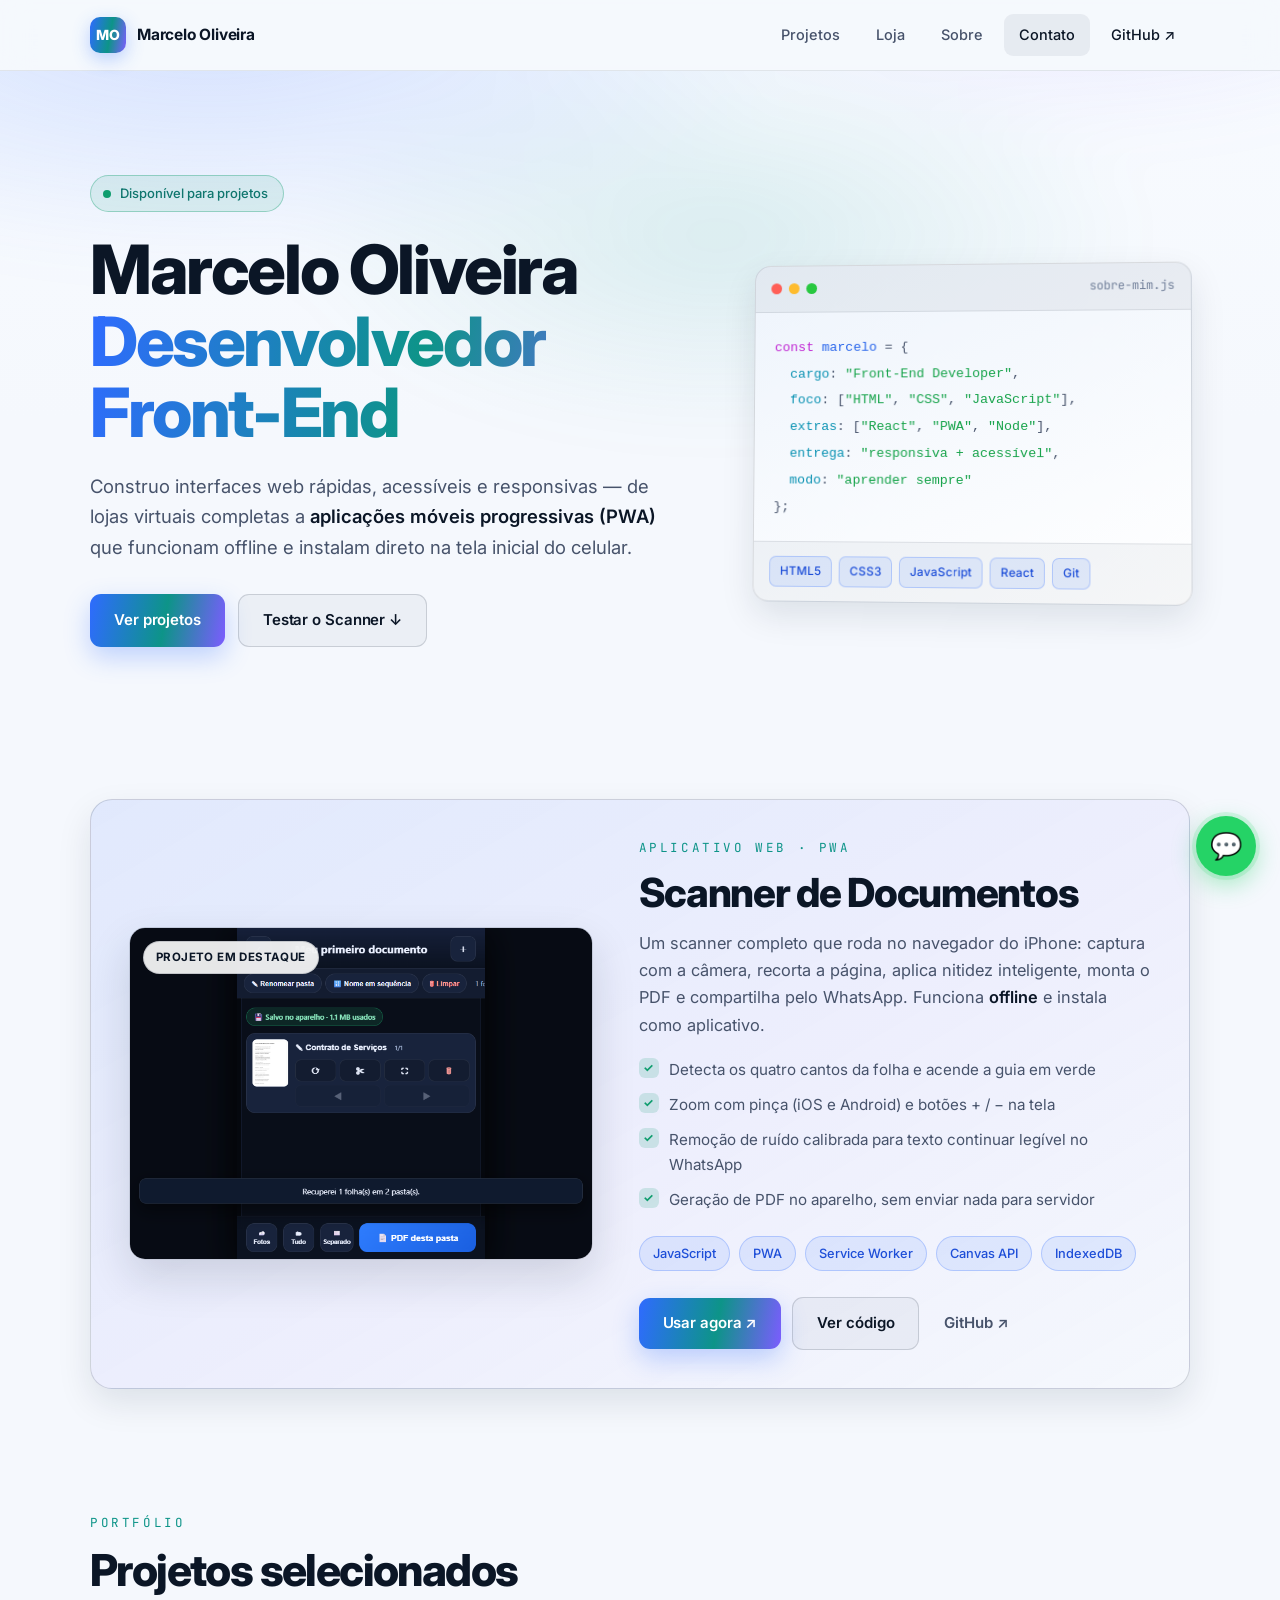
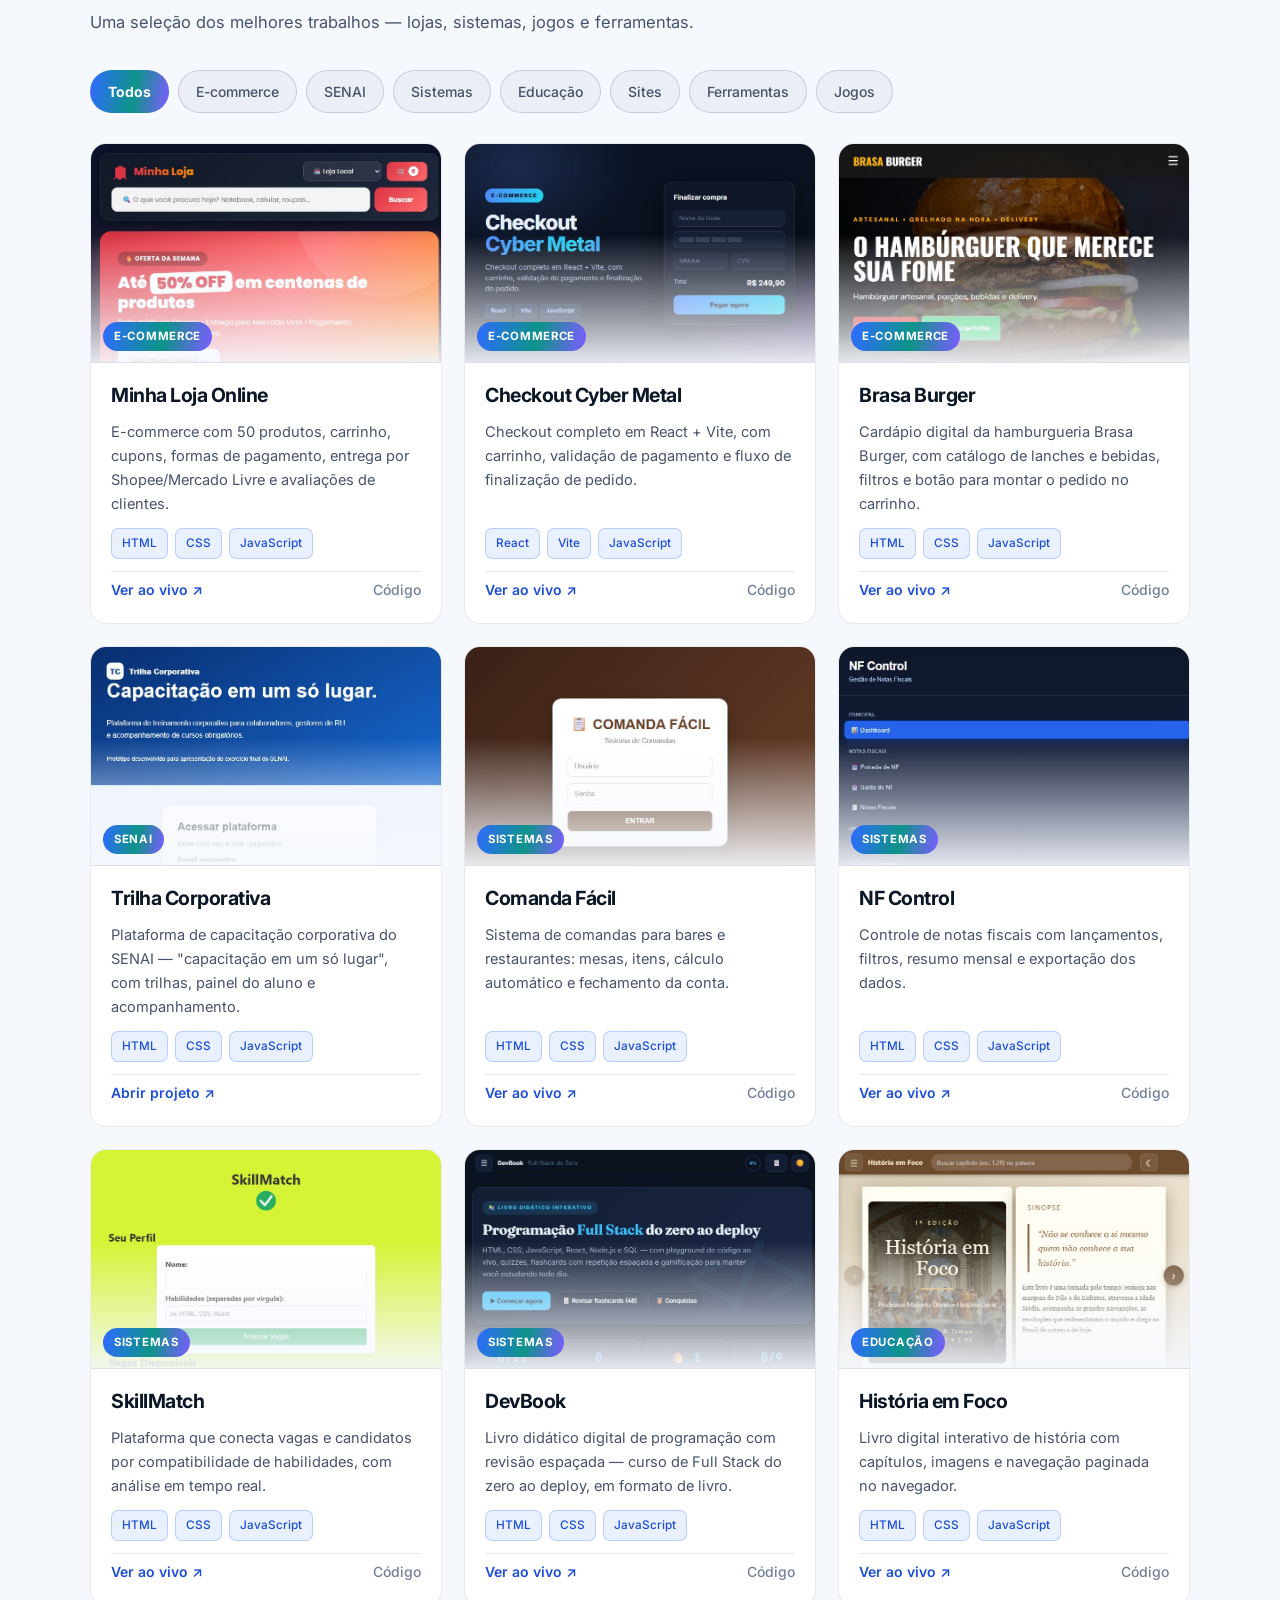
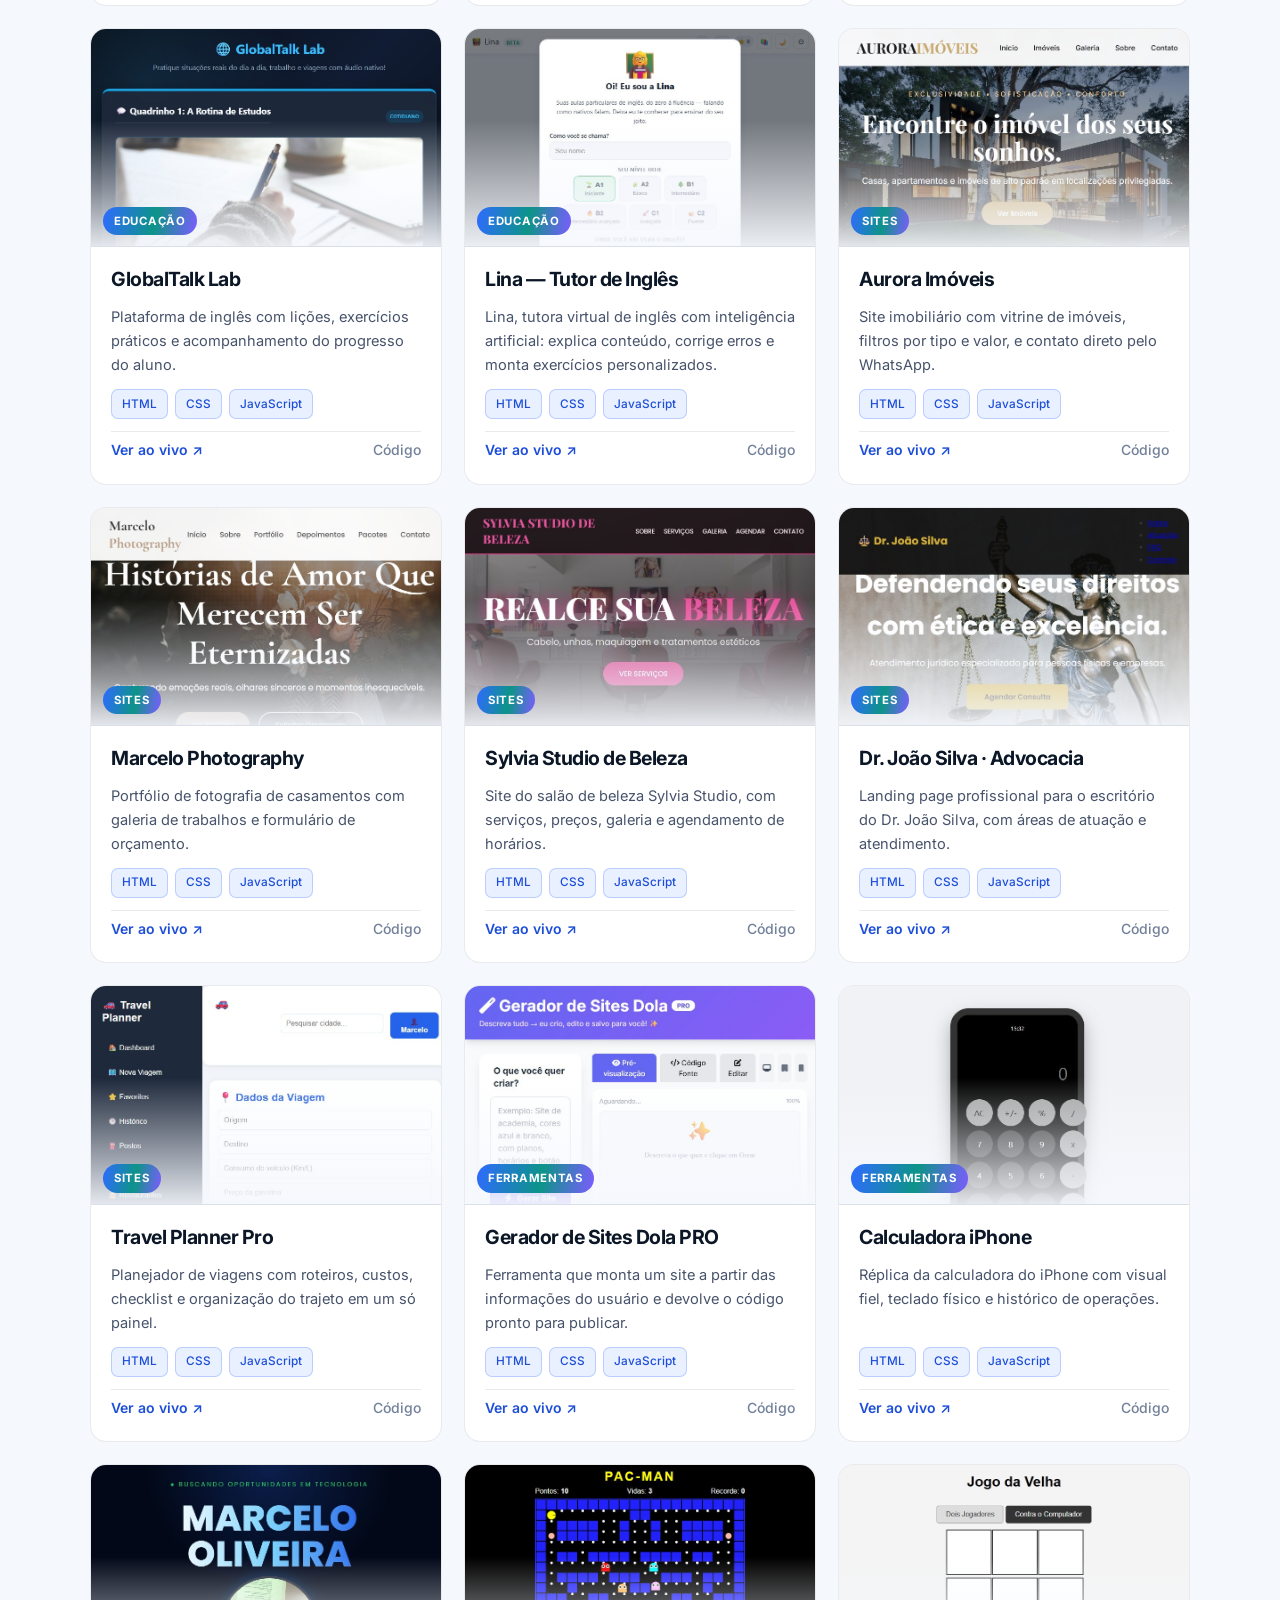
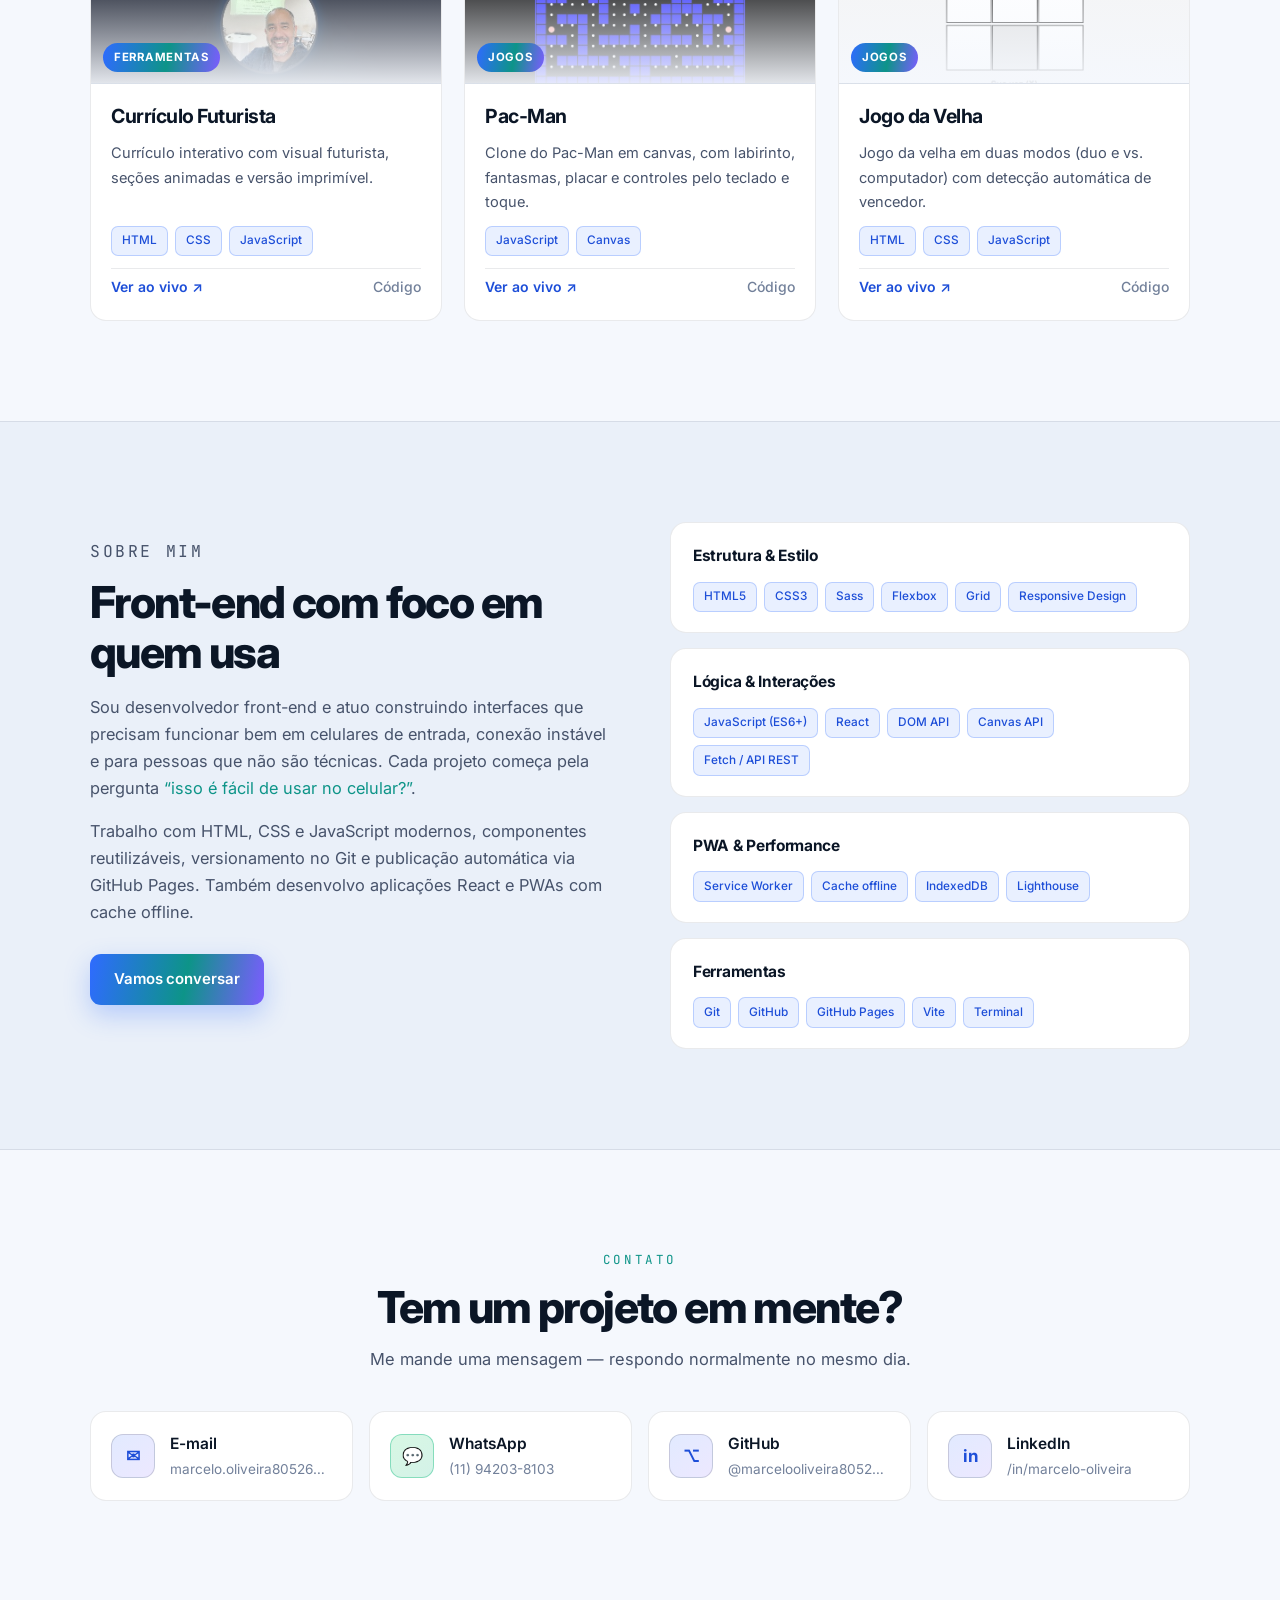
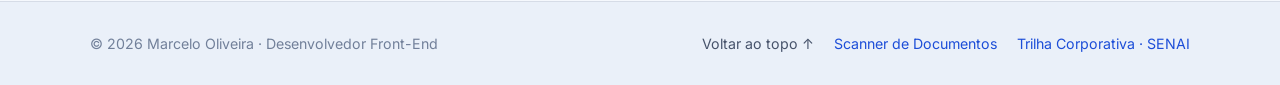
<file: index.html>
<!DOCTYPE html>
<html lang="pt-BR">
<head>
  <meta charset="UTF-8">
  <meta name="viewport" content="width=device-width, initial-scale=1.0, viewport-fit=cover">
  <meta name="theme-color" content="#f5f8fd">
  <meta name="description" content="Portfólio profissional de Marcelo Oliveira — desenvolvedor front-end. Sites, sistemas web e aplicações móveis progressivas (PWA).">
  <title>Marcelo Oliveira · Desenvolvedor Front-End</title>

  <link rel="preconnect" href="https://fonts.googleapis.com">
  <link rel="preconnect" href="https://fonts.gstatic.com" crossorigin>
  <link href="https://fonts.googleapis.com/css2?family=Inter:wght@400;500;600;700;800&family=JetBrains+Mono:wght@500&display=swap" rel="stylesheet">
  <link rel="icon" href="assets/favicon.svg" type="image/svg+xml">
  <link rel="stylesheet" href="style.css?v=2">
</head>
<body>

  <a class="pular-conteudo" href="#projetos">Pular para os projetos</a>

  <!-- ================= CABEÇALHO ================= -->
  <header class="cabecalho" id="topo">
    <div class="container cabecalho__interno">
      <a href="#topo" class="marca">
        <span class="marca__monograma" aria-hidden="true">MO</span>
        <span class="marca__nome">Marcelo&nbsp;Oliveira</span>
      </a>

      <nav class="nav" id="nav" aria-label="Navegação principal">
        <a href="#projetos" class="nav__link">Projetos</a>
        <a href="loja/" class="nav__link">Loja</a>
        <a href="#sobre" class="nav__link">Sobre</a>
        <a href="#contato" class="nav__link">Contato</a>
        <a href="https://github.com/marcelooliveira8052668-cyber" target="_blank" rel="noopener" class="nav__link nav__link--externo">GitHub ↗</a>
      </nav>

      <button class="botao-hamburguer" id="botao-menu" aria-label="Abrir menu" aria-expanded="false" aria-controls="nav">
        <span></span><span></span><span></span>
      </button>
    </div>
  </header>

  <main>

    <!-- ================= HERO ================= -->
    <section class="hero">
      <div class="hero__brilho" aria-hidden="true"></div>
      <div class="container hero__interno">

        <div class="hero__conteudo">
          <p class="sobretitulo">
            <span class="sobretitulo__ponto"></span>
            Disponível para projetos
          </p>

          <h1 class="hero__titulo">
            Marcelo Oliveira
            <span class="hero__titulo--destaque">Desenvolvedor Front-End</span>
          </h1>

          <p class="hero__descricao">
            Construo interfaces web rápidas, acessíveis e responsivas — de lojas virtuais
            completas a <strong>aplicações móveis progressivas (PWA)</strong> que funcionam
            offline e instalam direto na tela inicial do celular.
          </p>

          <div class="hero__acoes">
            <a href="#projetos" class="botao botao--primario">Ver projetos</a>
            <a href="#destaque" class="botao botao--secundario">Testar o Scanner ↓</a>
          </div>
        </div>

        <aside class="hero__cartao" aria-label="Resumo técnico">
          <div class="cartao-cabecalho">
            <span class="ponto ponto--vermelho"></span>
            <span class="ponto ponto--amarelo"></span>
            <span class="ponto ponto--verde"></span>
            <span class="cartao-cabecalho__arquivo">sobre-mim.js</span>
          </div>
          <pre class="cartao-corpo"><code><span class="tk-chave">const</span> <span class="tk-var">marcelo</span> = {
  <span class="tk-prop">cargo</span>: <span class="tk-str">"Front-End Developer"</span>,
  <span class="tk-prop">foco</span>: [<span class="tk-str">"HTML"</span>, <span class="tk-str">"CSS"</span>, <span class="tk-str">"JavaScript"</span>],
  <span class="tk-prop">extras</span>: [<span class="tk-str">"React"</span>, <span class="tk-str">"PWA"</span>, <span class="tk-str">"Node"</span>],
  <span class="tk-prop">entrega</span>: <span class="tk-str">"responsiva + acessível"</span>,
  <span class="tk-prop">modo</span>: <span class="tk-str">"aprender sempre"</span>
};</code></pre>
          <div class="cartao-rodape">
            <span class="etiquetas">
              <span>HTML5</span><span>CSS3</span><span>JavaScript</span>
              <span>React</span><span>Git</span>
            </span>
          </div>
        </aside>

      </div>
    </section>

    <!-- ================= PROJETO EM DESTAQUE ================= -->
    <section class="destaque" id="destaque">
      <div class="container">
        <div class="destaque__cartao">
          <div class="destaque__midia">
            <img src="screenshots/scanner-de-documentos.png"
                 alt="Aplicativo Scanner de Documentos aberto no celular, mostrando um contrato escaneado no editor"
                 width="800" height="574" loading="lazy" decoding="async">
            <span class="destaque__selo">Projeto em destaque</span>
          </div>

          <div class="destaque__corpo">
            <p class="secao__rotulo">Aplicativo Web · PWA</p>
            <h2 class="destaque__titulo">Scanner de Documentos</h2>
            <p class="destaque__descricao">
              Um scanner completo que roda no navegador do iPhone: captura com a câmera,
              recorta a página, aplica nitidez inteligente, monta o PDF e compartilha
              pelo WhatsApp. Funciona <strong>offline</strong> e instala como aplicativo.
            </p>

            <ul class="destaque__lista">
              <li>Detecta os quatro cantos da folha e acende a guia em verde</li>
              <li>Zoom com pinça (iOS e Android) e botões + / − na tela</li>
              <li>Remoção de ruído calibrada para texto continuar legível no WhatsApp</li>
              <li>Geração de PDF no aparelho, sem enviar nada para servidor</li>
            </ul>

            <div class="etiquetas etiquetas--grandes">
              <span>JavaScript</span><span>PWA</span><span>Service Worker</span>
              <span>Canvas API</span><span>IndexedDB</span>
            </div>

            <div class="destaque__acoes">
              <a href="https://marcelooliveira8052668-cyber.github.io/scanner-de-documentos/"
                 target="_blank" rel="noopener" class="botao botao--primario">Usar agora ↗</a>
              <a href="scanner-pdf-iphone/" class="botao botao--secundario">Ver código</a>
              <a href="https://github.com/marcelooliveira8052668-cyber/scanner-de-documentos"
                 target="_blank" rel="noopener" class="botao botao--fantasma">GitHub ↗</a>
            </div>
          </div>
        </div>
      </div>
    </section>

    <!-- ================= PROJETOS ================= -->
    <section class="secao" id="projetos">
      <div class="container">
        <header class="secao__cabecalho">
          <div>
            <p class="secao__rotulo">Portfólio</p>
            <h2 class="secao__titulo">Projetos selecionados</h2>
            <p class="secao__subtitulo">
              Uma seleção dos melhores trabalhos — lojas, sistemas, jogos e ferramentas.
            </p>
          </div>
        </header>

        <div class="filtros" id="filtros" role="tablist" aria-label="Filtrar projetos por categoria"></div>

        <div class="grade" id="grade-projetos"></div>

        <p class="grade__vazio" id="grade-vazio" hidden>Nenhum projeto nesta categoria.</p>
      </div>
    </section>

    <!-- ================= SOBRE ================= -->
    <section class="secao secao--alternada" id="sobre">
      <div class="container sobre">
        <div class="sobre__texto">
          <p class="secao__rotulo">Sobre mim</p>
          <h2 class="secao__titulo">Front-end com foco em quem usa</h2>
          <p>
            Sou desenvolvedor front-end e atuo construindo interfaces que precisam
            funcionar bem em celulares de entrada, conexão instável e para pessoas
            que não são técnicas. Cada projeto começa pela pergunta
            <em>“isso é fácil de usar no celular?”</em>.
          </p>
          <p>
            Trabalho com HTML, CSS e JavaScript modernos, componentes reutilizáveis,
            versionamento no Git e publicação automática via GitHub Pages. Também
            desenvolvo aplicações React e PWAs com cache offline.
          </p>
          <a href="#contato" class="botao botao--primario">Vamos conversar</a>
        </div>

        <div class="sobre__habilidades">
          <article class="habilidade">
            <h3>Estrutura &amp; Estilo</h3>
            <div class="etiquetas"><span>HTML5</span><span>CSS3</span><span>Sass</span><span>Flexbox</span><span>Grid</span><span>Responsive Design</span></div>
          </article>
          <article class="habilidade">
            <h3>Lógica &amp; Interações</h3>
            <div class="etiquetas"><span>JavaScript (ES6+)</span><span>React</span><span>DOM API</span><span>Canvas API</span><span>Fetch / API REST</span></div>
          </article>
          <article class="habilidade">
            <h3>PWA &amp; Performance</h3>
            <div class="etiquetas"><span>Service Worker</span><span>Cache offline</span><span>IndexedDB</span><span>Lighthouse</span></div>
          </article>
          <article class="habilidade">
            <h3>Ferramentas</h3>
            <div class="etiquetas"><span>Git</span><span>GitHub</span><span>GitHub Pages</span><span>Vite</span><span>Terminal</span></div>
          </article>
        </div>
      </div>
    </section>

    <!-- ================= CONTATO ================= -->
    <section class="secao" id="contato">
      <div class="container contato">
        <p class="secao__rotulo">Contato</p>
        <h2 class="secao__titulo">Tem um projeto em mente?</h2>
        <p class="secao__subtitulo">
          Me mande uma mensagem — respondo normalmente no mesmo dia.
        </p>

        <div class="contato__canais">
          <a class="contato__canal" href="mailto:marcelo.oliveira8052668@gmail.com">
            <span class="contato__icone">✉</span>
            <span class="contato__info">
              <strong>E-mail</strong>
              <small>marcelo.oliveira8052668@gmail.com</small>
            </span>
          </a>

          <a class="contato__canal contato__canal--zap" href="https://wa.me/5511942038103" target="_blank" rel="noopener">
            <span class="contato__icone" aria-hidden="true">💬</span>
            <span class="contato__info">
              <strong>WhatsApp</strong>
              <small>(11) 94203-8103</small>
            </span>
          </a>

          <a class="contato__canal" href="https://github.com/marcelooliveira8052668-cyber" target="_blank" rel="noopener">
            <span class="contato__icone">⌥</span>
            <span class="contato__info">
              <strong>GitHub</strong>
              <small>@marcelooliveira8052668-cyber</small>
            </span>
          </a>

          <a class="contato__canal" href="https://www.linkedin.com/in/marcelo-oliveira" target="_blank" rel="noopener">
            <span class="contato__icone">in</span>
            <span class="contato__info">
              <strong>LinkedIn</strong>
              <small>/in/marcelo-oliveira</small>
            </span>
          </a>
        </div>

        <!-- Botão flutuante WhatsApp -->
        <a class="zap-flutuante" href="https://wa.me/5511942038103" target="_blank" rel="noopener" aria-label="Conversar no WhatsApp">
          <span aria-hidden="true">💬</span>
          <span class="zap-flutuante__tooltip">Falar no WhatsApp</span>
        </a>
      </div>
    </section>

  </main>

  <!-- ================= RODAPÉ ================= -->
  <footer class="rodape">
    <div class="container rodape__interno">
      <p>© <span id="ano-atual">2026</span> Marcelo Oliveira · Desenvolvedor Front-End</p>
      <div class="rodape__links">
        <a href="#topo">Voltar ao topo ↑</a>
        <a href="scanner-pdf-iphone/" class="rodape__scanner">Scanner de Documentos</a>
        <a href="trilha-corporativa/" class="rodape__scanner">Trilha Corporativa · SENAI</a>
      </div>
    </div>
  </footer>

  <script src="app.js?v=2" defer></script>
</body>
</html>
</file>
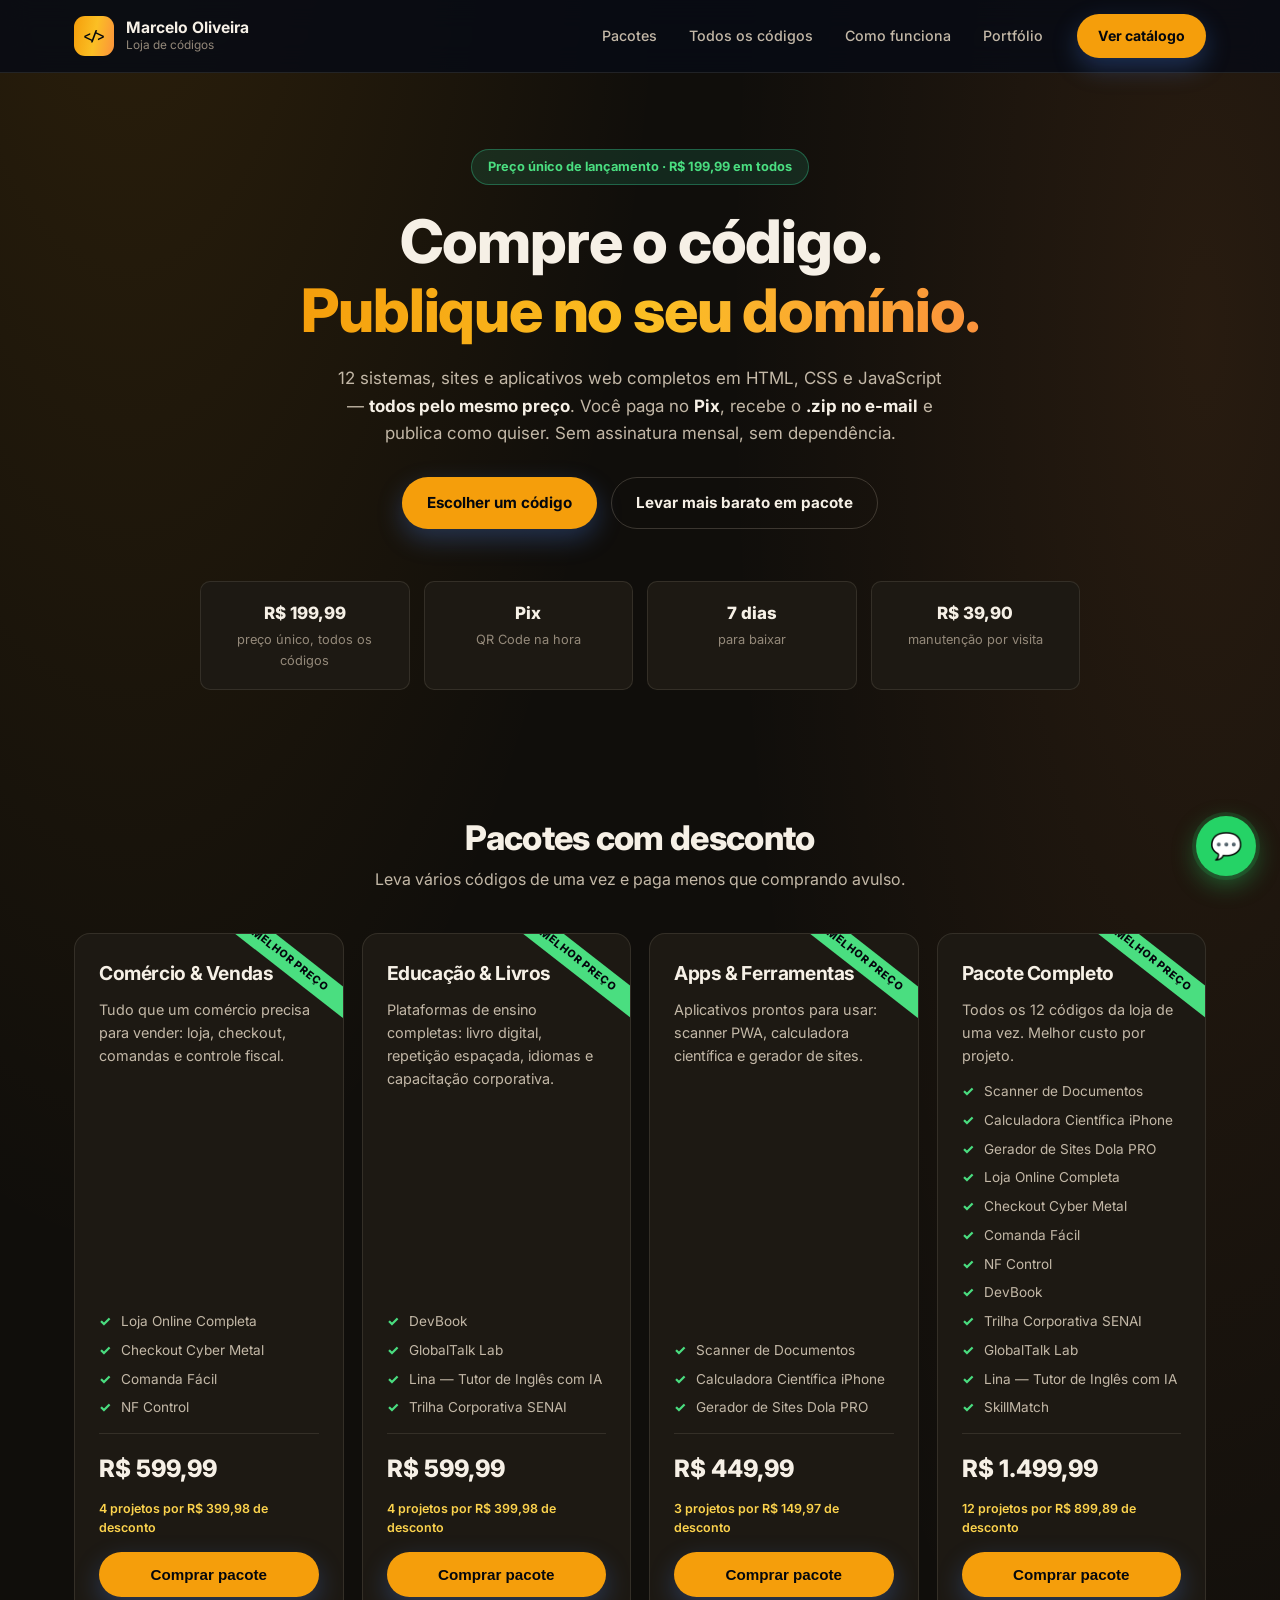
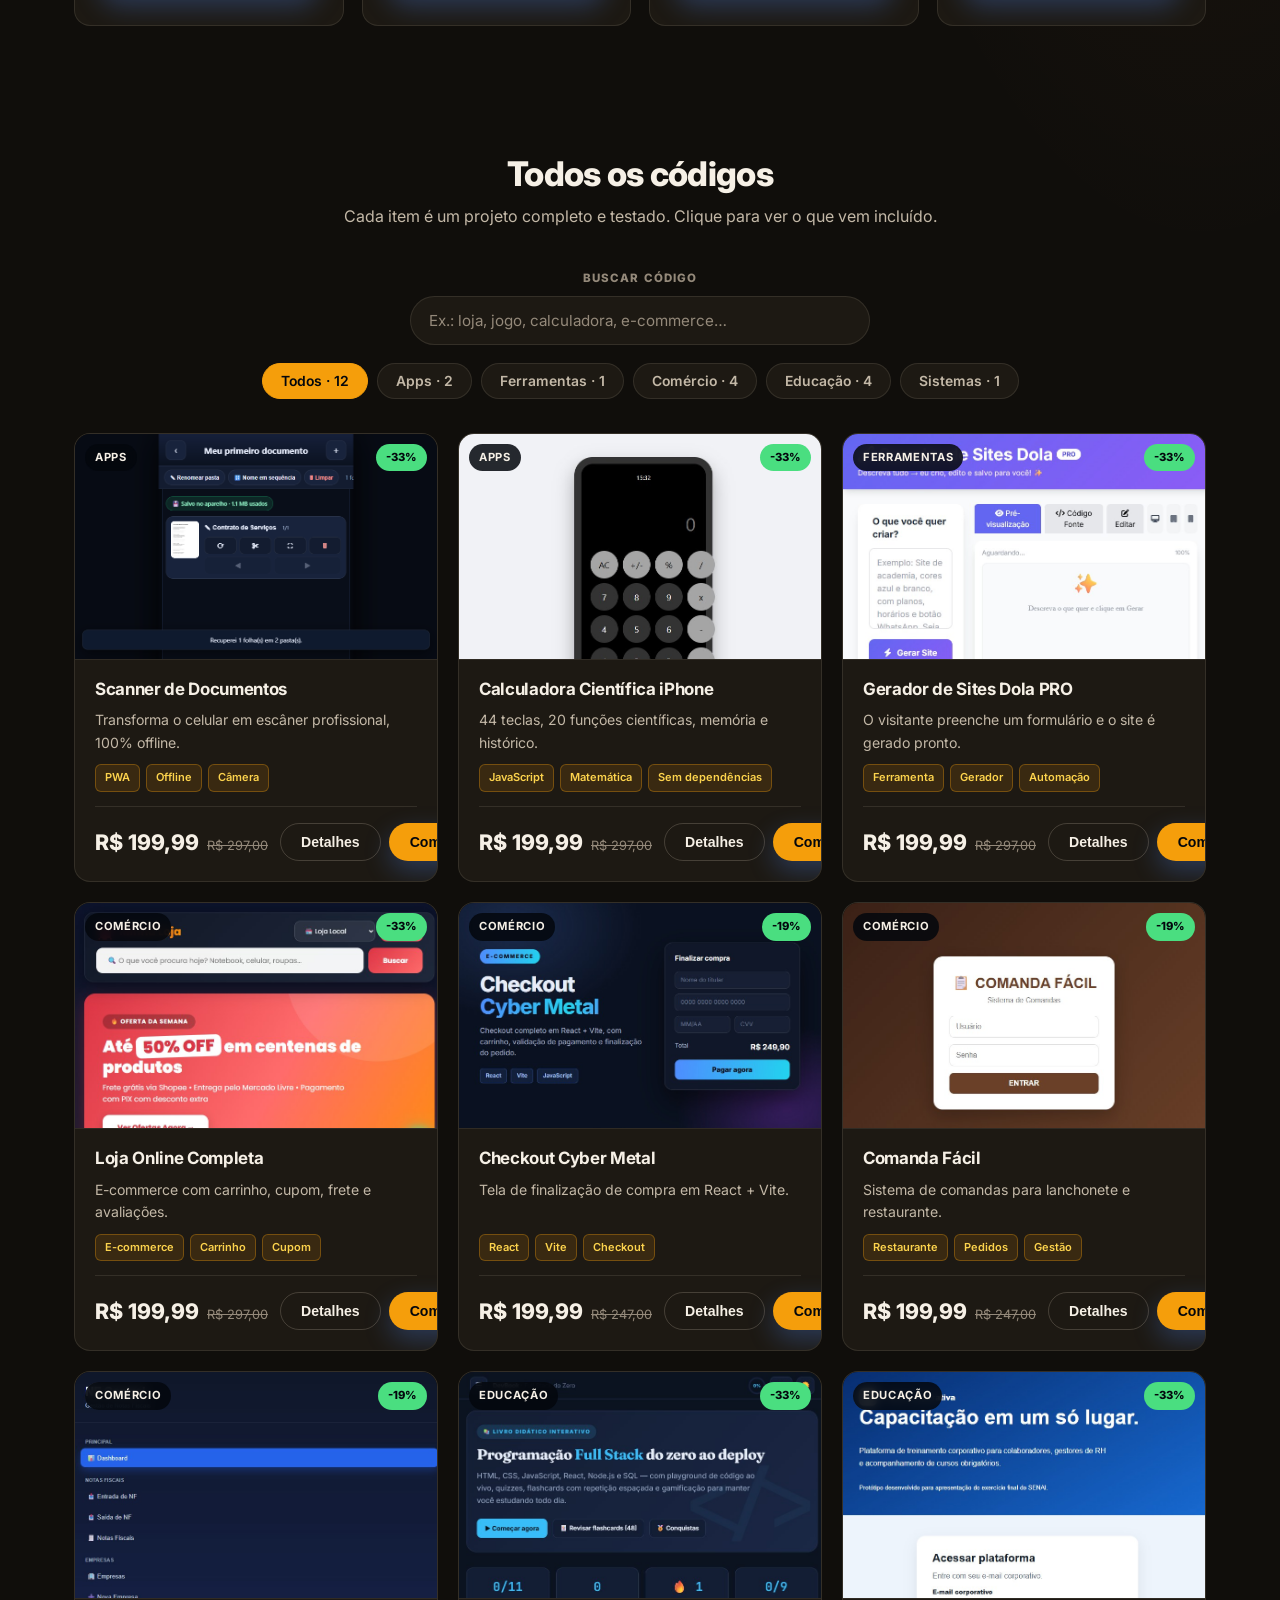
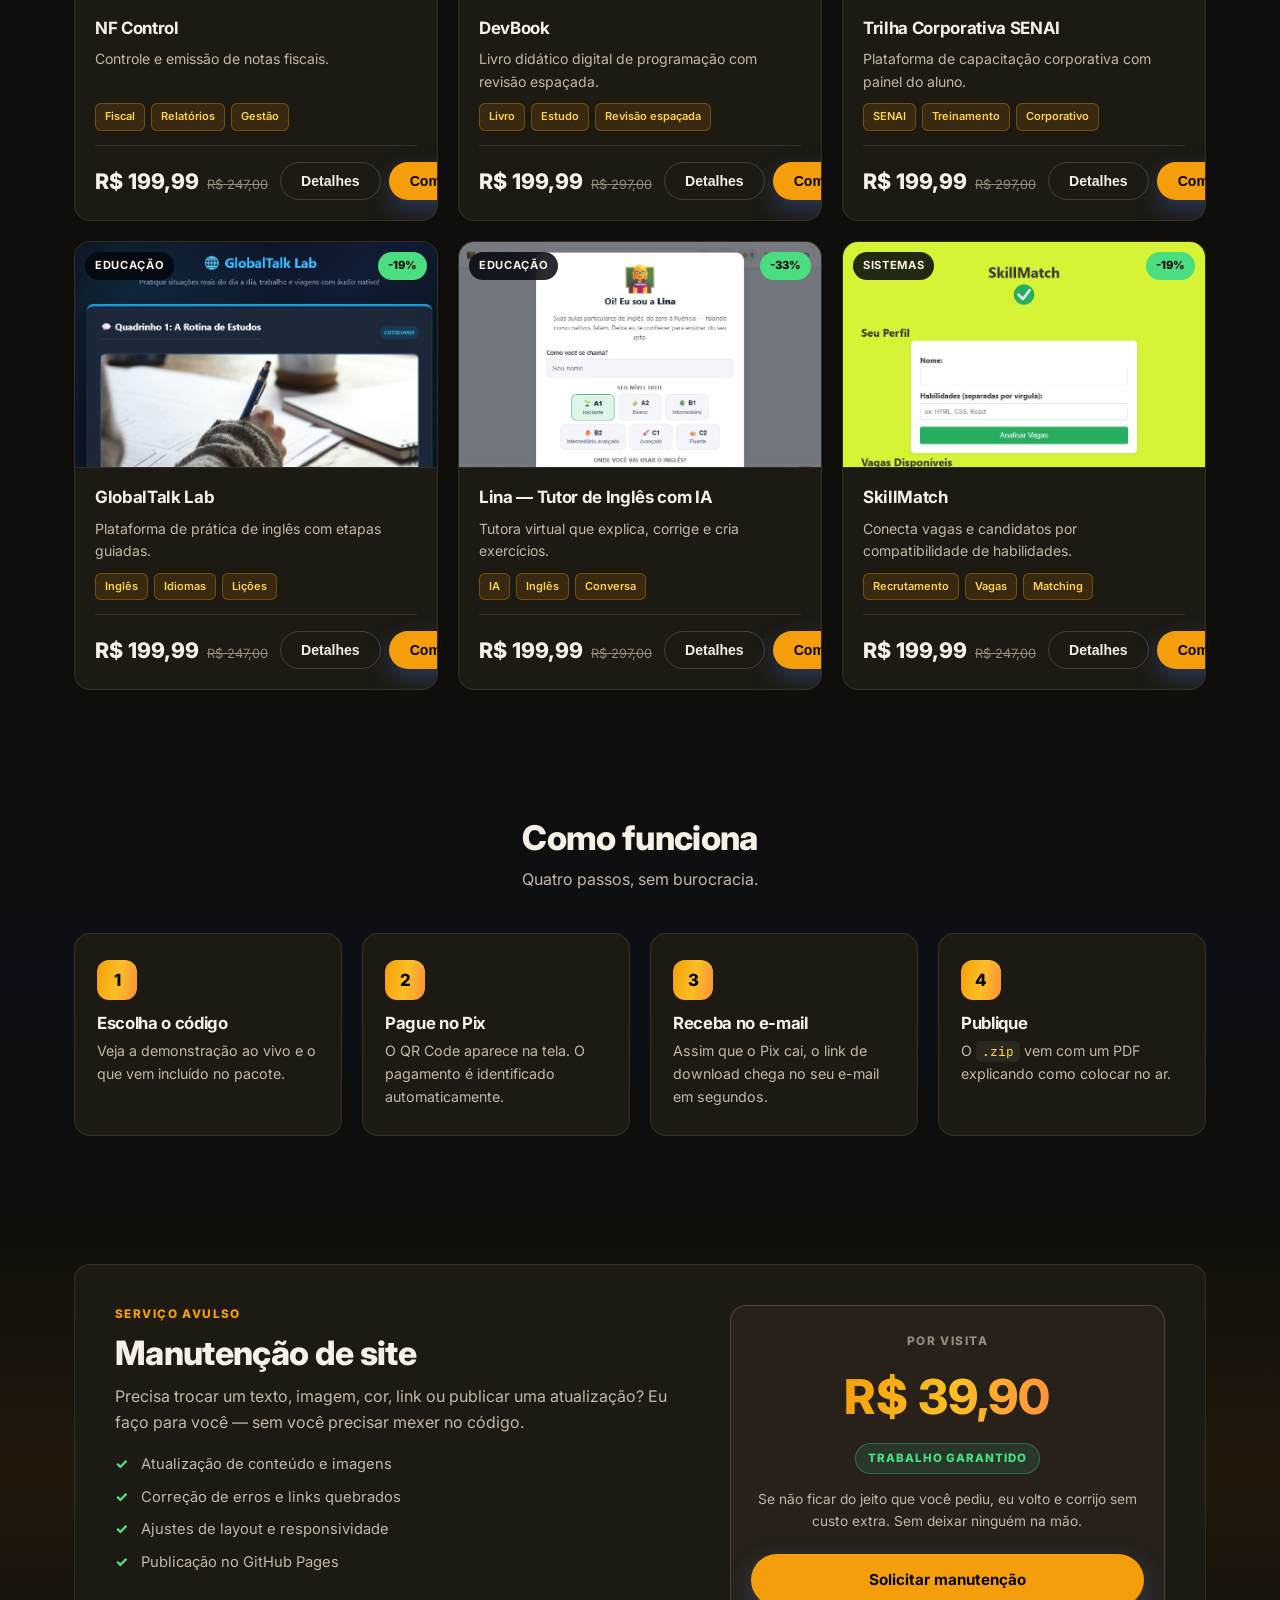
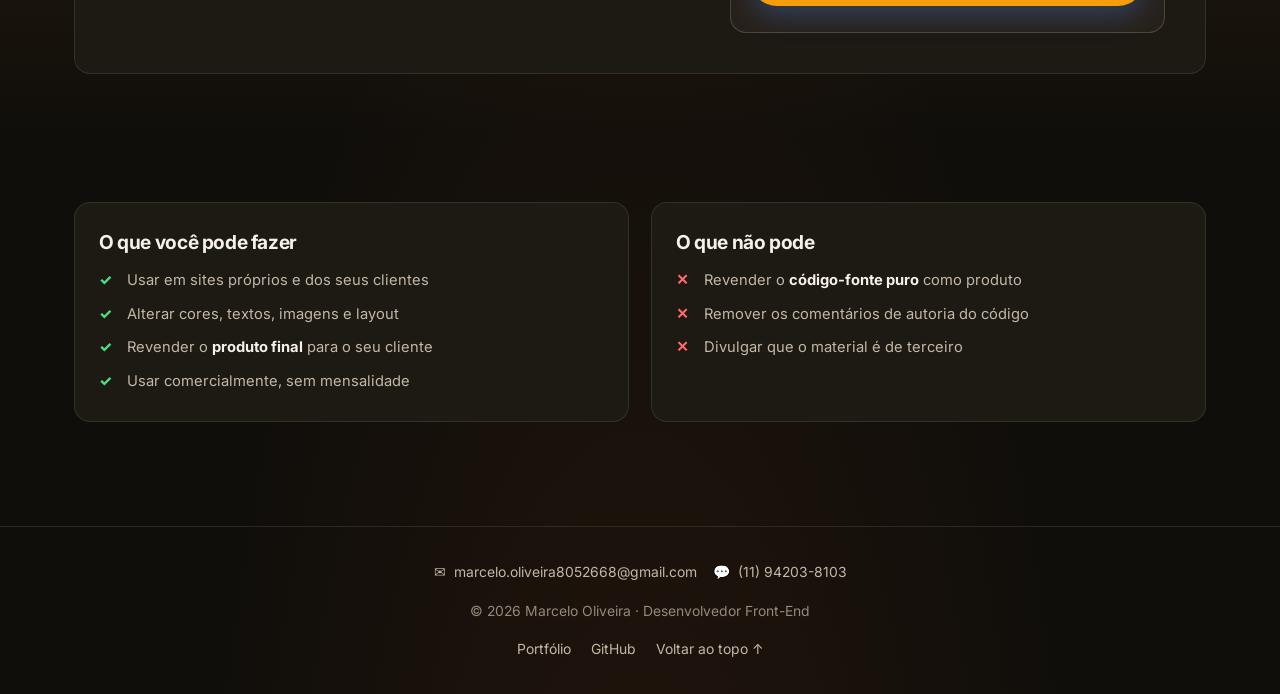
<file: loja/index.html>
<!DOCTYPE html>
<html lang="pt-BR">
<head>
  <meta charset="UTF-8">
  <meta name="viewport" content="width=device-width, initial-scale=1, viewport-fit=cover">
  <meta name="theme-color" content="#070b14">
  <meta name="description" content="Loja de códigos prontos: sites, sistemas, jogos e aplicativos web. Pagamento via Pix e entrega automática do arquivo.">
  <title>Loja de Códigos · Marcelo Oliveira</title>

  <link rel="preconnect" href="https://fonts.googleapis.com">
  <link rel="preconnect" href="https://fonts.gstatic.com" crossorigin>
  <link href="https://fonts.googleapis.com/css2?family=Inter:wght@400;500;600;700;800&family=JetBrains+Mono:wght@500&display=swap" rel="stylesheet">
  <link rel="icon" href="../assets/favicon.svg" type="image/svg+xml">
  <link rel="stylesheet" href="style.css?v=1">
</head>
<body>

<a class="pular" href="#catalogo">Pular para o catálogo</a>

<!-- ================= CABEÇALHO ================= -->
<header class="topo" id="topo">
  <div class="container topo__interno">
    <a href="../index.html" class="marca">
      <span class="marca__icone" aria-hidden="true">&lt;/&gt;</span>
      <span class="marca__texto">
        <strong>Marcelo Oliveira</strong>
        <small>Loja de códigos</small>
      </span>
    </a>

    <nav class="nav" aria-label="Navegação principal">
      <a href="#pacotes" class="nav__link">Pacotes</a>
      <a href="#catalogo" class="nav__link">Todos os códigos</a>
      <a href="#como-funciona" class="nav__link">Como funciona</a>
      <a href="../index.html" class="nav__link">Portfólio</a>
    </nav>

    <a href="#catalogo" class="botao botao--primario botao--p">Ver catálogo</a>
  </div>
</header>

<!-- ================= HERO ================= -->
<section class="hero">
  <div class="container">
    <span class="selo">Preço único de lançamento · R$ 199,99 em todos</span>
    <h1>
      Compre o código.<br>
      <span class="gradiente">Publique no seu domínio.</span>
    </h1>
    <p class="hero__texto">
      12 sistemas, sites e aplicativos web completos em HTML, CSS e JavaScript —
      <strong>todos pelo mesmo preço</strong>. Você paga no <strong>Pix</strong>, recebe o
      <strong>.zip no e-mail</strong> e publica como quiser. Sem assinatura mensal, sem dependência.
    </p>

    <div class="hero__acoes">
      <a href="#catalogo" class="botao botao--primario">Escolher um código</a>
      <a href="#pacotes" class="botao botao--secundario">Levar mais barato em pacote</a>
    </div>

    <ul class="garantias">
      <li><b>R$ 199,99</b><span>preço único, todos os códigos</span></li>
      <li><b>Pix</b><span>QR Code na hora</span></li>
      <li><b>7 dias</b><span>para baixar</span></li>
      <li><b>R$ 39,90</b><span>manutenção por visita</span></li>
    </ul>
  </div>
</section>

<!-- ================= PACOTES ================= -->
<section class="secao" id="pacotes">
  <div class="container">
    <header class="secao__topo">
      <h2>Pacotes com desconto</h2>
      <p>Leva vários códigos de uma vez e paga menos que comprando avulso.</p>
    </header>

    <div class="pacotes" id="listaPacotes"><!-- preenchido pelo JS --></div>
  </div>
</section>

<!-- ================= CATÁLOGO ================= -->
<section class="secao" id="catalogo">
  <div class="container">
    <header class="secao__topo">
      <h2>Todos os códigos</h2>
      <p>Cada item é um projeto completo e testado. Clique para ver o que vem incluído.</p>
    </header>

    <div class="barra-catalogo">
      <div class="busca">
        <label class="busca__rotulo" for="busca">Buscar código</label>
        <input type="search" id="busca" class="busca__campo" placeholder="Ex.: loja, jogo, calculadora, e-commerce…" autocomplete="off">
      </div>
      <div class="filtros" id="filtros" role="tablist" aria-label="Filtrar por categoria"></div>
    </div>

    <div class="grade" id="grade"></div>

    <p class="vazio" id="vazio" hidden>Nenhum código encontrado nesta categoria.</p>
  </div>
</section>

<!-- ================= COMO FUNCIONA ================= -->
<section class="secao secao--passos" id="como-funciona">
  <div class="container">
    <header class="secao__topo">
      <h2>Como funciona</h2>
      <p>Quatro passos, sem burocracia.</p>
    </header>

    <ol class="passos">
      <li>
        <span class="passo__num">1</span>
        <h3>Escolha o código</h3>
        <p>Veja a demonstração ao vivo e o que vem incluído no pacote.</p>
      </li>
      <li>
        <span class="passo__num">2</span>
        <h3>Pague no Pix</h3>
        <p>O QR Code aparece na tela. O pagamento é identificado automaticamente.</p>
      </li>
      <li>
        <span class="passo__num">3</span>
        <h3>Receba no e-mail</h3>
        <p>Assim que o Pix cai, o link de download chega no seu e-mail em segundos.</p>
      </li>
      <li>
        <span class="passo__num">4</span>
        <h3>Publique</h3>
        <p>O <code>.zip</code> vem com um PDF explicando como colocar no ar.</p>
      </li>
    </ol>
  </div>
</section>

<!-- ================= MANUTENÇÃO ================= -->
<section class="secao secao--manutencao" id="manutencao">
  <div class="container">
    <div class="manutencao">
      <div class="manutencao__textos">
        <p class="manutencao__rotulo">Serviço avulso</p>
        <h2>Manutenção de site</h2>
        <p class="manutencao__texto">
          Precisa trocar um texto, imagem, cor, link ou publicar uma
          atualização? Eu faço para você — sem você precisar mexer no código.
        </p>
        <ul class="manutencao__lista">
          <li>Atualização de conteúdo e imagens</li>
          <li>Correção de erros e links quebrados</li>
          <li>Ajustes de layout e responsividade</li>
          <li>Publicação no GitHub Pages</li>
        </ul>
      </div>

      <div class="manutencao__preco-box">
        <span class="manutencao__rotulo-preco">Por visita</span>
        <span class="manutencao__valor">R$ 39,90</span>
        <span class="manutencao__selo">Trabalho garantido</span>
        <p class="manutencao__garantia">
          Se não ficar do jeito que você pediu, eu volto e corrijo sem custo
          extra. Sem deixar ninguém na mão.
        </p>
        <a href="../index.html#contato" class="botao botao--primario botao--cheio">
          Solicitar manutenção
        </a>
      </div>
    </div>
  </div>
</section>

<!-- ================= LICENÇA ================= -->
<section class="secao" id="licenca">
  <div class="container">
    <div class="licenca">
      <div>
        <h2>O que você pode fazer</h2>
        <ul class="lista-ok">
          <li>Usar em sites próprios e dos seus clientes</li>
          <li>Alterar cores, textos, imagens e layout</li>
          <li>Revender o <strong>produto final</strong> para o seu cliente</li>
          <li>Usar comercialmente, sem mensalidade</li>
        </ul>
      </div>
      <div>
        <h2>O que não pode</h2>
        <ul class="lista-nao">
          <li>Revender o <strong>código-fonte puro</strong> como produto</li>
          <li>Remover os comentários de autoria do código</li>
          <li>Divulgar que o material é de terceiro</li>
        </ul>
      </div>
    </div>
  </div>
</section>

<!-- ================= RODAPÉ ================= -->
<footer class="rodape">
  <div class="container rodape__interno">
    <div class="rodape__contatos">
      <a href="mailto:marcelo.oliveira8052668@gmail.com" class="rodape__contato">
        <span aria-hidden="true">✉</span>
        <span>marcelo.oliveira8052668@gmail.com</span>
      </a>
      <a href="https://wa.me/5511942038103" target="_blank" rel="noopener" class="rodape__contato rodape__contato--zap">
        <span aria-hidden="true">💬</span>
        <span>(11) 94203-8103</span>
      </a>
    </div>
    <p>© <span id="ano"></span> Marcelo Oliveira · Desenvolvedor Front-End</p>
    <nav class="rodape__links" aria-label="Links do rodapé">
      <a href="../index.html">Portfólio</a>
      <a href="https://github.com/marcelooliveira8052668-cyber" target="_blank" rel="noopener">GitHub</a>
      <a href="#topo">Voltar ao topo ↑</a>
    </nav>
  </div>
</footer>

<!-- Botão flutuante WhatsApp -->
<a class="zap-flutuante" href="https://wa.me/5511942038103" target="_blank" rel="noopener" aria-label="Conversar no WhatsApp">
  <span aria-hidden="true">💬</span>
</a>

<!-- ================= MODAL DO PRODUTO ================= -->
<div class="fundo-modal" id="fundoModal" hidden></div>

<div class="modal" id="modal" role="dialog" aria-modal="true" aria-labelledby="modalTitulo" hidden>
  <div class="modal__caixa">
    <button class="modal__fechar" id="modalFechar" aria-label="Fechar">&times;</button>
    <div class="modal__corpo" id="modalCorpo"></div>
  </div>
</div>

<!-- ================= MODAL DO CHECKOUT (PIX) ================= -->
<div class="modal modal--pix" id="modalPix" role="dialog" aria-modal="true" aria-labelledby="pixTitulo" hidden>
  <div class="modal__caixa">
    <button class="modal__fechar" id="pixFechar" aria-label="Fechar">&times;</button>
    <div class="modal__corpo" id="pixCorpo"></div>
  </div>
</div>

<script src="app.js?v=1" defer></script>
</body>
</html>
</file>
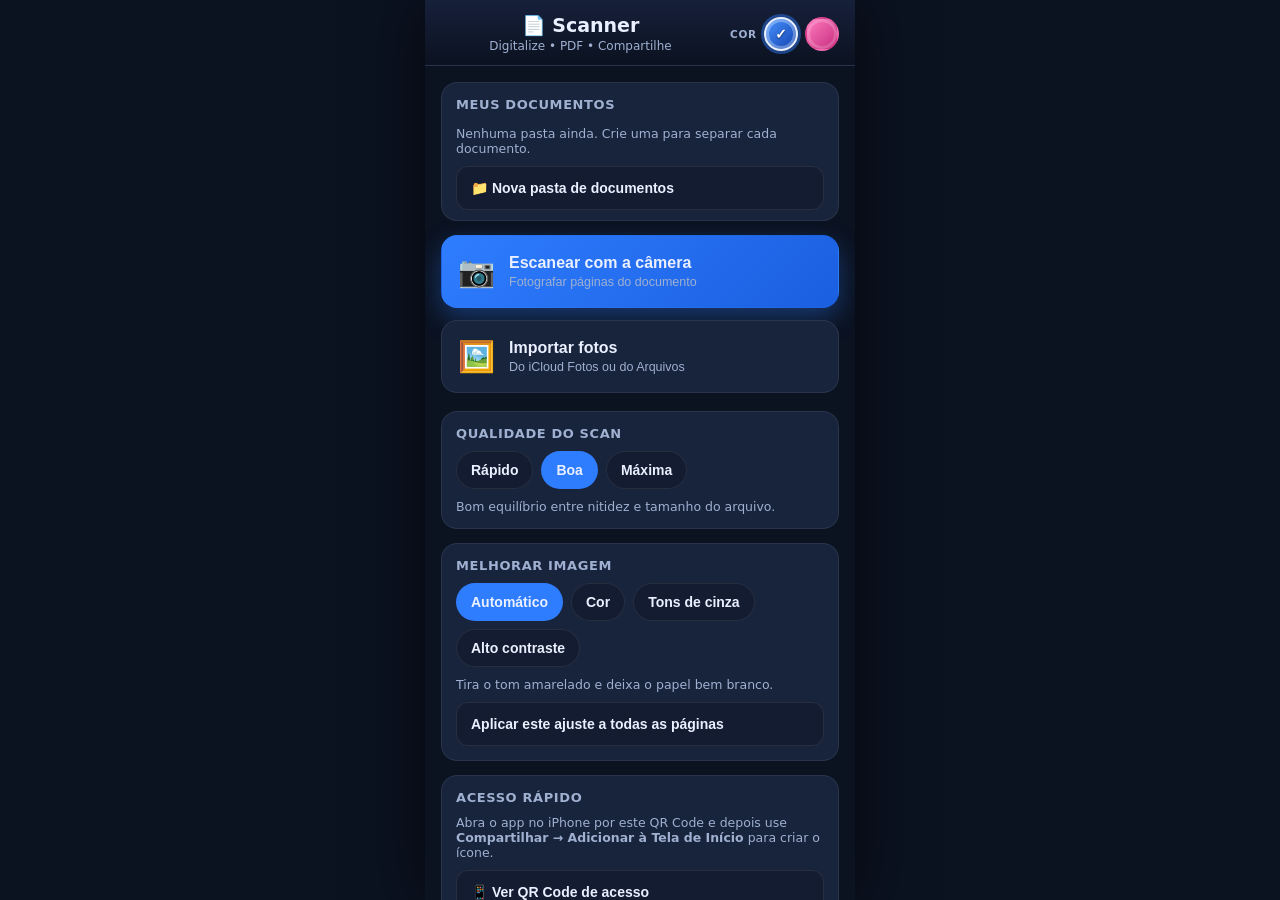
<file: scanner-pdf-iphone/index.html>
<!DOCTYPE html>
<html lang="pt-BR">
<head>
<meta charset="UTF-8">
<meta name="viewport" content="width=device-width, initial-scale=1, viewport-fit=cover, maximum-scale=1, user-scalable=no">
<title>Scanner de Documentos</title>
<meta name="description" content="Digitalize documentos com a câmera do iPhone, gere PDF e compartilhe. Funciona offline.">
<meta name="theme-color" content="#0b1220">
<meta name="apple-mobile-web-app-capable" content="yes">
<meta name="mobile-web-app-capable" content="yes">
<meta name="apple-mobile-web-app-status-bar-style" content="black-translucent">
<meta name="apple-mobile-web-app-title" content="Scanner">
<link rel="manifest" href="manifest.json">
<link rel="apple-touch-icon" href="icons/icon-180.png">
<link rel="icon" href="icons/icon-192.png">
<link rel="stylesheet" href="styles.css?v=8">
</head>
<body>

<!-- ======================= TELA INICIAL ======================= -->
<section id="tela-home" class="tela ativa">
  <header class="topo topo-home">
    <div class="topo-titulo">
      <h1>📄 Scanner</h1>
      <p class="sub">Digitalize • PDF • Compartilhe</p>
    </div>
    <div class="escolha-cor" role="group" aria-label="Escolher cor do aplicativo">
      <span class="cor-rotulo">Cor</span>
      <button class="tom tom-azul" data-tema="azul" aria-label="Cor azul" title="Cor azul"></button>
      <button class="tom tom-rosa" data-tema="rosa" aria-label="Cor rosa" title="Cor rosa"></button>
    </div>
  </header>

  <main class="conteudo">
    <section class="cartao pasta-cartao">
      <h2>Meus documentos</h2>
      <div id="lista-pastas" class="lista-pastas"></div>
      <div id="pastas-vazio" class="vazio-pastas">
        <p>Nenhuma pasta ainda. Crie uma para separar cada documento.</p>
      </div>
      <button id="btn-nova-pasta" class="btn-linha">📁 Nova pasta de documentos</button>
    </section>

    <div class="acoes-grandes">
      <button id="btn-camera" class="btn-grande primario">
        <span class="emoji">📷</span>
        <span class="txt"><strong>Escanear com a câmera</strong><small>Fotografar páginas do documento</small></span>
      </button>
      <button id="btn-importar" class="btn-grande">
        <span class="emoji">🖼️</span>
        <span class="txt"><strong>Importar fotos</strong><small>Do iCloud Fotos ou do Arquivos</small></span>
      </button>
    </div>

    <section class="cartao">
      <h2>Qualidade do scan</h2>
      <div class="chips" id="chips-qualidade">
        <button class="chip" data-q="1600">Rápido</button>
        <button class="chip ativo" data-q="2400">Boa</button>
        <button class="chip" data-q="3200">Máxima</button>
      </div>
      <p class="dica" id="dica-qualidade">Bom equilíbrio entre nitidez e tamanho do arquivo.</p>
    </section>

    <section class="cartao">
      <h2>Melhorar imagem</h2>
      <div class="chips" id="chips-filtro">
        <button class="chip ativo" data-f="auto">Automático</button>
        <button class="chip" data-f="color">Cor</button>
        <button class="chip" data-f="gray">Tons de cinza</button>
        <button class="chip" data-f="contrast">Alto contraste</button>
      </div>
      <p class="dica" id="dica-filtro">Tira o tom amarelado e deixa o papel bem branco.</p>
      <button id="btn-aplicar-filtro" class="btn-linha" hidden>Aplicar este ajuste a todas as páginas</button>
    </section>

    <section class="cartao">
      <h2>Acesso rápido</h2>
      <p class="dica" style="margin-top:0">Abra o app no iPhone por este QR Code e depois use
        <b>Compartilhar → Adicionar à Tela de Início</b> para criar o ícone.</p>
      <button id="btn-qr" class="btn-linha">📱 Ver QR Code de acesso</button>
    </section>

    <section class="cartao">
      <h2>Como enviar para outra pessoa</h2>
      <p class="dica" style="margin-top:0">
        <b>📄 PDF desta pasta</b> — 1 arquivo, abre em qualquer lugar. Melhor para enviar um documento só.<br><br>
        <b>✉️ Separado</b> — 1 PDF de cada pasta, todos na mesma mensagem do WhatsApp. O cliente só toca e abre.<br><br>
        <b>🗂 Tudo (.zip)</b> — tudo junto numa pastinha. Serve quando são muitos documentos.
      </p>
    </section>

    <section class="cartao">
      <h2>Tamanho da página no PDF</h2>
      <div class="chips" id="chips-pagina">
        <button class="chip ativo" data-p="a4">A4</button>
        <button class="chip" data-p="carta">Carta</button>
        <button class="chip" data-p="foto">Tamanho da foto</button>
      </div>
    </section>

    <div class="rodape-info">
      <p>💡 Para instalar no iPhone: abra no <b>Safari</b> → botão <b>Compartilhar</b> → <b>Adicionar à Tela de Início</b>.</p>
      <p class="offline" id="status-offline">Verificando conexão…</p>
    </div>
  </main>
</section>

<!-- ======================= TELA DA CÂMERA ======================= -->
<section id="tela-camera" class="tela camera-tela">
  <video id="video" playsinline muted autoplay disablepictureinpicture></video>
  <canvas id="guia-canvas" class="guia-canvas" aria-hidden="true"></canvas>
  <canvas id="flash" class="flash"></canvas>

  <div class="camera-topo">
    <button id="btn-fechar-camera" class="btn-icone" aria-label="Fechar câmera">✕</button>
    <div class="contador" id="contador">0</div>
    <button id="btn-auto-quadro" class="btn-icone ativo" aria-label="Enquadrar a folha automaticamente" title="Enquadrar a folha automaticamente">⌗</button>
    <button id="btn-flash" class="btn-icone" aria-label="Lanterna" hidden>🔦</button>
  </div>

  <div id="estado-quadro" class="estado-quadro" hidden>
    <span class="bolinha"></span><span id="estado-quadro-txt">Procurando a folha…</span>
  </div>

  <div class="camera-base">
    <button id="btn-auto-crop" class="btn-texto" title="Recorta as bordas nas folhas já fotografadas">✂ Recorte</button>
    <button id="btn-disparo" class="btn-disparo" aria-label="Fotografar a folha">
      <span></span>
    </button>
    <button id="btn-ver-paginas" class="btn-texto" title="Abrir as folhas já fotografadas">📑 Folhas</button>
  </div>
</section>

<!-- ======================= TELA DE EDIÇÃO ======================= -->
<section id="tela-editor" class="tela">
  <header class="topo">
    <button id="btn-voltar-home" class="btn-icone" aria-label="Voltar para os documentos">‹</button>
    <h1 id="editor-titulo" class="titulo-pasta">Minhas páginas</h1>
    <button id="btn-mais" class="btn-icone" aria-label="Adicionar páginas">＋</button>
  </header>
  <div class="sub-topo">
    <button id="btn-renomear-pasta" class="btn-texto-suave">✎ Renomear pasta</button>
    <button id="btn-renomear-tudo" class="btn-texto-suave">🔢 Nome em sequência</button>
    <button id="btn-limpar" class="btn-texto-suave perigo">🗑 Limpar</button>
    <span id="editor-sub">0 folhas</span>
  </div>

  <main class="conteudo">
    <div id="status-salvamento" class="status-save" hidden></div>
    <div id="aviso-grande" class="aviso-grande" hidden>
      📚 <b>Documento grande.</b> Pode gerar o PDF à vontade, quantas folhas quiser.
      Se o iPhone ficar lento, use a qualidade <b>Rápido</b> na tela inicial.
    </div>
    <div id="lista-paginas" class="lista"></div>
    <div id="editor-vazio" class="vazio" hidden>
      <p class="emoji-grande">📄</p>
      <p>Nenhuma página ainda.</p>
      <p class="dica">Toque em <b>＋</b> para fotografar ou importar fotos do iCloud.</p>
    </div>
  </main>

  <div class="barra-inferior">
    <button id="btn-fotos" class="btn-secundario compacto" title="Salvar cada folha como foto no iCloud Fotos">☁️<br>Fotos</button>
    <button id="btn-zip" class="btn-secundario compacto" title="Manda tudo junto numa pastinha .zip">🗂<br>Tudo</button>
    <button id="btn-separado" class="btn-secundario compacto" title="Manda um PDF de cada documento na mesma mensagem">✉️<br>Separado</button>
    <button id="btn-gerar-pdf" class="btn-primario">📄 PDF desta pasta</button>
  </div>
</section>

<!-- ======================= MODAL RECORTE ======================= -->
<div id="modal-recorte" class="modal" hidden>
  <div class="modal-topo">
    <button id="btn-recorte-cancelar" class="btn-icone">✕</button>
    <strong>Recortar página</strong>
    <button id="btn-recorte-ok" class="btn-icone ok">✓</button>
  </div>
  <div id="area-recorte" class="area-recorte">
    <img id="img-recorte" alt="Página para recortar">
    <div id="caixa-recorte" class="caixa-recorte">
      <span class="alca h1"></span><span class="alca h2"></span>
      <span class="alca h3"></span><span class="alca h4"></span>
      <span class="grelha"></span>
    </div>
  </div>
  <div class="chips chips-recorte" id="chips-proporcao">
    <button class="chip ativo" data-r="livre">Livre</button>
    <button class="chip" data-r="a4">A4</button>
    <button class="chip" data-r="carta">Carta</button>
    <button class="chip" data-r="11">1:1</button>
    <button class="chip" data-r="34">3:4</button>
    <button class="chip" data-r="43">4:3</button>
  </div>
  <div class="modal-base">
    <button id="btn-recorte-auto" class="btn-secundario">Detectar bordas</button>
    <button id="btn-recorte-tudo" class="btn-secundario">Página inteira</button>
  </div>
</div>

<!-- ======================= MODAL PÁGINA ======================= -->
<div id="modal-pagina" class="modal" hidden>
  <div class="modal-topo">
    <button id="btn-pagina-fechar" class="btn-icone">✕</button>
    <strong id="pagina-titulo">Página</strong>
    <span class="btn-icone fantasma"></span>
  </div>
  <div class="preview-pagina">
    <img id="img-pagina-modal" alt="Prévia da página">
    <div class="zoom-controles">
      <button type="button" id="zoom-menos" aria-label="Reduzir">−</button>
      <button type="button" id="zoom-escala" aria-label="Voltar ao tamanho normal">1×</button>
      <button type="button" id="zoom-mais" aria-label="Ampliar">＋</button>
    </div>
  </div>
  <div class="acoes-modal">
    <button data-a="girar" class="btn-acao"><span>⟳</span>Girar</button>
    <button data-a="recortar" class="btn-acao"><span>⛶</span>Recortar</button>
    <button data-a="auto" class="btn-acao"><span>✂</span>Bordas</button>
    <button data-a="renomear" class="btn-acao"><span>✎</span>Nome</button>
    <button data-a="imagem" class="btn-acao"><span>☁️</span>Salvar foto</button>
    <button data-a="excluir" class="btn-acao perigo"><span>🗑️</span>Excluir</button>
  </div>
</div>

<!-- ======================= MODAL SALVAR FOTOS ======================= -->
<div id="modal-fotos" class="modal" hidden>
  <div class="modal-topo">
    <button id="btn-fotos-fechar" class="btn-icone">✕</button>
    <strong>Salvar no iCloud Fotos</strong>
    <span class="btn-icone fantasma"></span>
  </div>
  <div class="conteudo">
    <p class="explicacao">
      O iPhone vai abrir o menu de compartilhamento de cada página, uma por vez.
      Toque em <b>“Salvar Imagem”</b> para guardar a foto no <b>iCloud Fotos</b>.
    </p>
    <div id="passos-fotos" class="passos"></div>
  </div>
</div>

<!-- ======================= MODAL DAR NOME ======================= -->
<div id="modal-nome" class="modal" hidden>
  <div class="modal-topo">
    <button id="btn-nome-cancelar" class="btn-icone">✕</button>
    <strong id="nome-titulo">Nome</strong>
    <button id="btn-nome-ok" class="btn-icone ok">✓</button>
  </div>
  <div class="conteudo">
    <label class="rotulo" for="campo-nome">Nome</label>
    <input id="campo-nome" class="campo" type="text" placeholder="Ex.: Contrato de aluguel"
           maxlength="60" autocapitalize="sentences" autocomplete="off">
    <div id="sugestoes-nome" class="chips chips-sugestoes"></div>
    <p class="explicacao" id="nome-dica"></p>
  </div>
</div>

<!-- ======================= MODAL QR CODE ======================= -->
<div id="modal-qr" class="modal" hidden>
  <div class="modal-topo">
    <button id="btn-qr-fechar" class="btn-icone">✕</button>
    <strong>Acesso pelo QR Code</strong>
    <span class="btn-icone fantasma"></span>
  </div>
  <div class="conteudo qr-conteudo">
    <div class="qr-caixa" id="qr-caixa"></div>
    <p class="url" id="qr-url">—</p>
    <p class="explicacao">
      1. Abra a <b>Câmera</b> do iPhone e aponte para o código.<br>
      2. Toque no link que aparecer.<br>
      3. No Safari, use <b>Compartilhar → Adicionar à Tela de Início</b>.<br>
      4. Pronto: o Scanner vira um app com ícone e funciona sem internet.
    </p>
    <div class="linha-botoes">
      <button id="btn-copiar-url" class="btn-secundario">Copiar link</button>
      <button id="btn-enviar-link" class="btn-primario">Enviar link</button>
    </div>
  </div>
</div>

<div id="carregando" class="carregando" hidden><div class="giro"></div><span id="carregando-txt">Processando…</span></div>
<div id="brindes" class="brindes"></div>

<input type="file" id="input-arquivos" accept="image/*" multiple hidden>
<a id="link-diagnostico" href="#" hidden>diagnóstico</a>

<!-- O ?v= força o navegador a buscar a versão nova do arquivo.
     Sem isso, quem já instalou o app continuaria vendo a versão antiga. -->
<script src="js/vendor/qrcode.js?v=8"></script>
<script src="js/utils.js?v=8"></script>
<script src="js/filters.js?v=8"></script>
<script src="js/pdf.js?v=8"></script>
<script src="js/zip.js?v=8"></script>
<script src="js/db.js?v=8"></script>
<script src="js/app.js?v=8"></script>
</body>
</html>
</file>
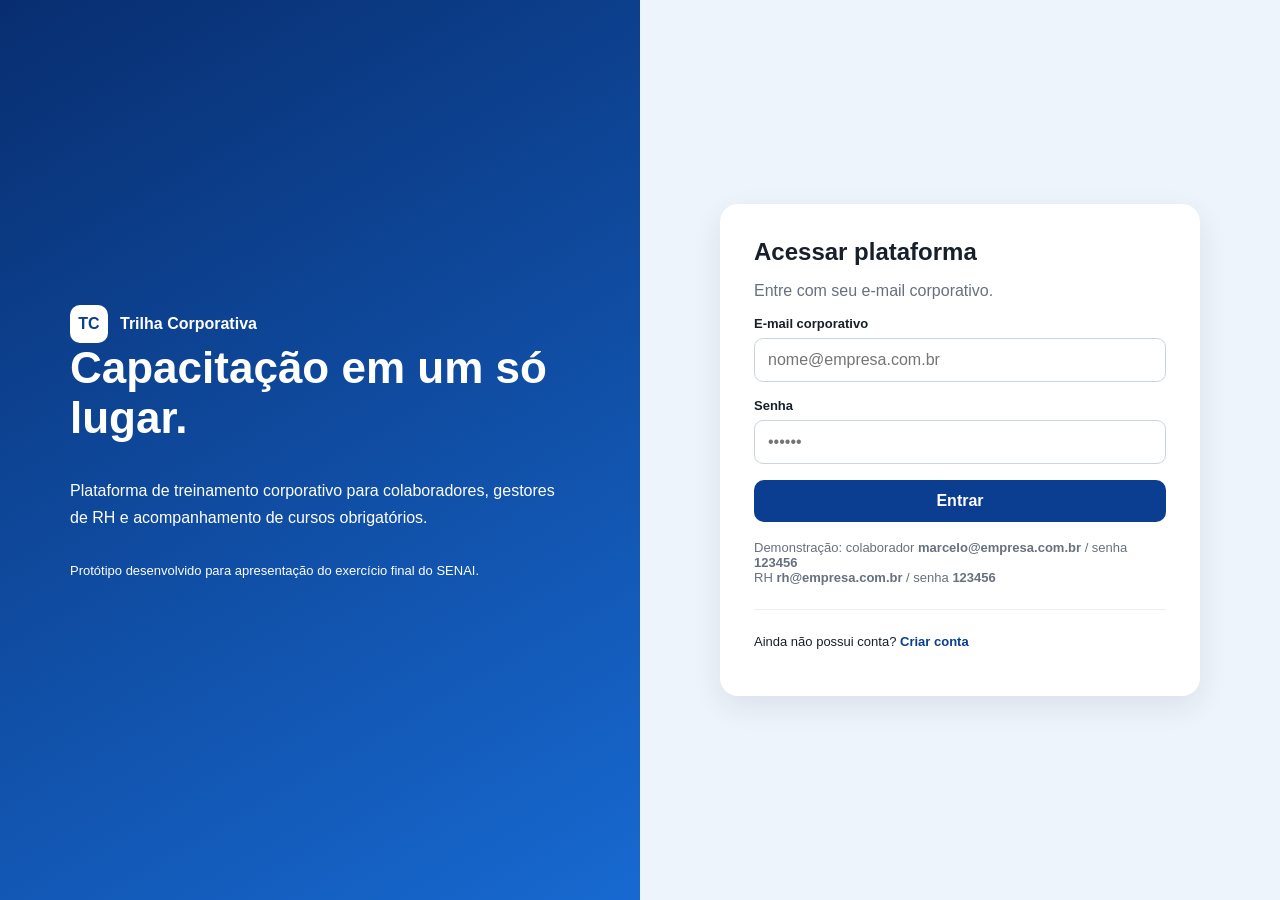
<file: trilha-corporativa/index.html>
<!DOCTYPE html>
<html lang="pt-BR">
<head>
    <meta charset="UTF-8">
    <meta name="viewport" content="width=device-width, initial-scale=1.0">
    <title>Trilha Corporativa | Plataforma de Capacitação</title>
    <link rel="stylesheet" href="style.css">
</head>
<body>
    <div id="app"></div>
    <script src="app.js"></script>
</body>
</html>
</file>
<file: style.css>
/* =========================================================
   Portfólio profissional · Marcelo Oliveira
   Tema claro — sem frameworks, CSS puro
   ========================================================= */

:root {
  --fundo: #f5f8fd;
  --fundo-2: #eaf0f9;
  --superficie: #ffffff;
  --superficie-2: #eef4fc;
  --borda: rgba(13, 25, 48, .09);
  --borda-forte: rgba(13, 25, 48, .16);

  --texto: #0b1626;
  --texto-suave: #47536b;
  --texto-fraco: #72809a;

  --primaria: #2f6bff;
  --primaria-forte: #1d4ed8;
  --acento: #0d9488;
  --roxo: #7c5cff;
  --verde: #0f9d6e;

  --gradiente: linear-gradient(100deg, #2f6bff 0%, #0d9488 55%, #7c5cff 100%);

  --raio: 16px;
  --raio-peq: 10px;
  --largura: 1180px;

  --sombra: 0 14px 34px rgba(13, 25, 48, .10);
  --transicao: .22s cubic-bezier(.4, 0, .2, 1);

  --fonte: 'Inter', -apple-system, BlinkMacSystemFont, 'Segoe UI', Roboto, Helvetica, Arial, sans-serif;
  --mono: 'JetBrains Mono', ui-monospace, SFMono-Regular, Menlo, Consolas, monospace;
}

/* ---------------- Reset ---------------- */
*, *::before, *::after { box-sizing: border-box; }

* { margin: 0; padding: 0; }

html {
  scroll-behavior: smooth;
  -webkit-text-size-adjust: 100%;
  scroll-padding-top: 92px;
}

body {
  font-family: var(--fonte);
  background: linear-gradient(180deg, #f8fbff 0%, var(--fundo) 420px);
  color: var(--texto);
  line-height: 1.65;
  font-size: 16px;
  -webkit-font-smoothing: antialiased;
  overflow-x: hidden;
}

img { max-width: 100%; display: block; height: auto; }
a { color: inherit; text-decoration: none; }
button { font: inherit; color: inherit; background: none; border: 0; cursor: pointer; }
strong { color: var(--texto); font-weight: 600; }
em { color: var(--acento); font-style: normal; }

::selection { background: rgba(47, 107, 255, .22); color: var(--texto); }

:focus-visible {
  outline: 2px solid var(--primaria);
  outline-offset: 3px;
  border-radius: 6px;
}

.container {
  width: 100%;
  max-width: var(--largura);
  margin-inline: auto;
  padding-inline: clamp(20px, 5vw, 40px);
}

.pular-conteudo {
  position: fixed;
  top: -60px; left: 16px;
  z-index: 999;
  background: var(--primaria);
  color: #fff;
  padding: 10px 18px;
  border-radius: 8px;
  font-weight: 600;
  transition: top var(--transicao);
}
.pular-conteudo:focus { top: 14px; }

/* ---------------- Cabeçalho ---------------- */
.cabecalho {
  position: sticky;
  top: 0;
  z-index: 100;
  background: rgba(245, 248, 253, .82);
  -webkit-backdrop-filter: saturate(180%) blur(14px);
  backdrop-filter: saturate(180%) blur(14px);
  border-bottom: 1px solid var(--borda);
}

.cabecalho__interno {
  display: flex;
  align-items: center;
  justify-content: space-between;
  gap: 20px;
  height: 70px;
}

.marca { display: inline-flex; align-items: center; gap: 11px; font-weight: 700; }

.marca__monograma {
  width: 36px; height: 36px;
  display: grid; place-items: center;
  border-radius: 10px;
  background: var(--gradiente);
  color: #ffffff;
  font-size: 14px;
  font-weight: 800;
  letter-spacing: -.4px;
  box-shadow: 0 6px 18px rgba(47, 107, 255, .30);
}

.marca__nome { font-size: 15.5px; letter-spacing: -.2px; }

.nav { display: flex; align-items: center; gap: 6px; }

.nav__link {
  padding: 9px 15px;
  border-radius: 9px;
  font-size: 14.5px;
  font-weight: 500;
  color: var(--texto-suave);
  transition: color var(--transicao), background var(--transicao);
}
.nav__link:hover,
.nav__link.ativo { color: var(--texto); background: rgba(13, 25, 48, .06); }
.nav__link--externo { color: var(--texto); }

.botao-hamburguer {
  display: none;
  width: 42px; height: 42px;
  flex-direction: column;
  align-items: center;
  justify-content: center;
  gap: 5px;
  border: 1px solid var(--borda-forte);
  border-radius: 10px;
}
.botao-hamburguer span {
  display: block; width: 18px; height: 2px;
  background: var(--texto);
  border-radius: 2px;
  transition: transform var(--transicao), opacity var(--transicao);
}
.botao-hamburguer[aria-expanded="true"] span:nth-child(1) { transform: translateY(7px) rotate(45deg); }
.botao-hamburguer[aria-expanded="true"] span:nth-child(2) { opacity: 0; }
.botao-hamburguer[aria-expanded="true"] span:nth-child(3) { transform: translateY(-7px) rotate(-45deg); }

/* ---------------- Botões ---------------- */
.botao {
  display: inline-flex;
  align-items: center;
  justify-content: center;
  gap: 8px;
  padding: 13px 24px;
  border-radius: 11px;
  font-size: 15px;
  font-weight: 600;
  letter-spacing: -.1px;
  white-space: nowrap;
  transition: transform var(--transicao), box-shadow var(--transicao),
              background var(--transicao), border-color var(--transicao), color var(--transicao);
}
.botao--primario {
  background: var(--gradiente);
  color: #ffffff;
  box-shadow: 0 10px 26px rgba(47, 107, 255, .28);
}
.botao--primario:hover { transform: translateY(-2px); box-shadow: 0 16px 34px rgba(47, 107, 255, .38); }

.botao--secundario {
  background: rgba(13, 25, 48, .04);
  border: 1px solid var(--borda-forte);
  color: var(--texto);
}
.botao--secundario:hover { background: rgba(13, 25, 48, .08); border-color: var(--primaria); transform: translateY(-2px); }

.botao--fantasma { color: var(--texto-suave); padding-inline: 14px; }
.botao--fantasma:hover { color: var(--acento); }

/* ---------------- Hero ---------------- */
.hero {
  position: relative;
  padding: clamp(56px, 9vw, 104px) 0 clamp(50px, 8vw, 84px);
  overflow: hidden;
}

.hero__brilho {
  position: absolute;
  inset: -40% -10% auto -10%;
  height: 720px;
  background:
    radial-gradient(58% 55% at 22% 28%, rgba(47, 107, 255, .20), transparent 70%),
    radial-gradient(45% 45% at 78% 18%, rgba(124, 92, 255, .15), transparent 70%),
    radial-gradient(40% 40% at 55% 62%, rgba(13, 148, 136, .12), transparent 70%);
  filter: blur(28px);
  pointer-events: none;
}

.hero__interno {
  position: relative;
  display: grid;
  grid-template-columns: minmax(0, 1.15fr) minmax(0, .85fr);
  gap: clamp(34px, 5vw, 64px);
  align-items: center;
}

.sobretitulo {
  display: inline-flex;
  align-items: center;
  gap: 9px;
  padding: 7px 15px 7px 12px;
  border: 1px solid rgba(15, 157, 110, .35);
  background: rgba(15, 157, 110, .10);
  border-radius: 999px;
  font-size: 13px;
  font-weight: 500;
  color: #0f766e;
  margin-bottom: 22px;
}

.sobretitulo__ponto {
  width: 8px; height: 8px;
  border-radius: 50%;
  background: var(--verde);
  box-shadow: 0 0 0 0 rgba(15, 157, 110, .6);
  animation: pulsar 2.2s infinite;
}

@keyframes pulsar {
  0%   { box-shadow: 0 0 0 0 rgba(15, 157, 110, .55); }
  70%  { box-shadow: 0 0 0 9px rgba(15, 157, 110, 0); }
  100% { box-shadow: 0 0 0 0 rgba(15, 157, 110, 0); }
}

.hero__titulo {
  font-size: clamp(38px, 6.4vw, 68px);
  line-height: 1.05;
  letter-spacing: -2.4px;
  font-weight: 800;
  margin-bottom: 22px;
}

.hero__titulo--destaque {
  display: block;
  background: var(--gradiente);
  -webkit-background-clip: text;
  background-clip: text;
  color: transparent;
  -webkit-text-fill-color: transparent;
}

.hero__descricao {
  font-size: clamp(16px, 2vw, 18.5px);
  color: var(--texto-suave);
  max-width: 58ch;
  margin-bottom: 32px;
}

.hero__acoes { display: flex; flex-wrap: wrap; gap: 13px; margin-bottom: 44px; }

.hero__numeros {
  display: grid;
  grid-template-columns: repeat(3, minmax(0, 1fr));
  gap: 18px;
  padding-top: 28px;
  border-top: 1px solid var(--borda);
  max-width: 520px;
}
.hero__numeros dt { font-size: 12.5px; color: var(--texto-fraco); margin-bottom: 3px; }
.hero__numeros dd {
  font-size: clamp(24px, 3vw, 32px);
  font-weight: 800;
  letter-spacing: -1px;
  background: var(--gradiente);
  -webkit-background-clip: text;
  background-clip: text;
  color: transparent;
  -webkit-text-fill-color: transparent;
}

/* Cartão "sobre-mim.js" */
.hero__cartao {
  background: linear-gradient(160deg, var(--superficie-2), var(--superficie));
  border: 1px solid var(--borda-forte);
  border-radius: var(--raio);
  box-shadow: var(--sombra);
  overflow: hidden;
  transform: perspective(1400px) rotateY(-5deg) rotateX(2deg);
  transition: transform .5s cubic-bezier(.4, 0, .2, 1);
}
.hero__cartao:hover { transform: perspective(1400px) rotateY(0) rotateX(0); }

.cartao-cabecalho {
  display: flex;
  align-items: center;
  gap: 7px;
  padding: 13px 16px;
  background: rgba(13, 25, 48, .05);
  border-bottom: 1px solid var(--borda);
}
.ponto { width: 11px; height: 11px; border-radius: 50%; }
.ponto--vermelho { background: #ff5f57; }
.ponto--amarelo { background: #febc2e; }
.ponto--verde { background: #28c840; }
.cartao-cabecalho__arquivo {
  margin-left: auto;
  font-family: var(--mono);
  font-size: 12px;
  color: var(--texto-fraco);
}

.cartao-corpo {
  padding: 22px 20px;
  font-family: var(--mono);
  font-size: 13.4px;
  line-height: 1.85;
  color: var(--texto-suave);
  overflow-x: auto;
}
.tk-chave { color: #c026d3; }
.tk-var   { color: #2563eb; }
.tk-prop  { color: #0891b2; }
.tk-str   { color: #16a34a; }

.cartao-rodape { padding: 14px 16px; border-top: 1px solid var(--borda); background: rgba(13, 25, 48, .04); }

/* ---------------- Etiquetas ---------------- */
.etiquetas { display: flex; flex-wrap: wrap; gap: 7px; }

.etiquetas span {
  font-size: 11.8px;
  font-weight: 500;
  padding: 4.5px 10px;
  border-radius: 7px;
  background: rgba(47, 107, 255, .10);
  border: 1px solid rgba(47, 107, 255, .26);
  color: #1d4ed8;
  white-space: nowrap;
}

.etiquetas--grandes { gap: 9px; margin-bottom: 26px; }
.etiquetas--grandes span { font-size: 12.8px; padding: 6px 13px; border-radius: 999px; }

/* ---------------- Destaque ---------------- */
.destaque { padding: clamp(10px, 3vw, 24px) 0; }

.destaque__cartao {
  display: grid;
  grid-template-columns: minmax(0, .95fr) minmax(0, 1.05fr);
  gap: clamp(26px, 4vw, 46px);
  align-items: center;
  padding: clamp(22px, 3.4vw, 38px);
  background: linear-gradient(150deg, rgba(47, 107, 255, .10), rgba(124, 92, 255, .06) 55%, transparent);
  border: 1px solid var(--borda-forte);
  border-radius: calc(var(--raio) + 6px);
  box-shadow: var(--sombra);
}

.destaque__midia {
  position: relative;
  border-radius: var(--raio);
  overflow: hidden;
  border: 1px solid var(--borda-forte);
  box-shadow: 0 18px 44px rgba(13, 25, 48, .14);
}
.destaque__midia img { width: 100%; }

.destaque__selo {
  position: absolute;
  top: 13px; left: 13px;
  font-size: 11.5px;
  font-weight: 700;
  letter-spacing: .4px;
  text-transform: uppercase;
  padding: 6px 12px;
  border-radius: 999px;
  background: rgba(255, 255, 255, .9);
  border: 1px solid var(--borda-forte);
  color: var(--texto);
  -webkit-backdrop-filter: blur(8px);
  backdrop-filter: blur(8px);
}

.destaque__titulo {
  font-size: clamp(27px, 3.6vw, 40px);
  letter-spacing: -1.3px;
  line-height: 1.12;
  font-weight: 800;
  margin-bottom: 15px;
}

.destaque__descricao { color: var(--texto-suave); font-size: 16.4px; margin-bottom: 18px; }

.destaque__lista { list-style: none; margin-bottom: 24px; display: grid; gap: 10px; }
.destaque__lista li {
  position: relative;
  padding-left: 30px;
  font-size: 15.2px;
  color: var(--texto-suave);
}
.destaque__lista li::before {
  content: "✓";
  position: absolute; left: 0; top: 1px;
  width: 20px; height: 20px;
  display: grid; place-items: center;
  border-radius: 6px;
  background: rgba(15, 157, 110, .16);
  color: var(--verde);
  font-size: 12px;
  font-weight: 700;
}

.destaque__acoes { display: flex; flex-wrap: wrap; gap: 11px; align-items: center; }

/* ---------------- Seções genéricas ---------------- */
.secao { padding: clamp(56px, 9vw, 100px) 0; }

.secao--alternada {
  background: var(--fundo-2);
  border-block: 1px solid var(--borda);
}

.secao__cabecalho { margin-bottom: 34px; }

.secao__rotulo {
  font-family: var(--mono);
  font-size: 12.5px;
  letter-spacing: 2.6px;
  text-transform: uppercase;
  color: var(--acento);
  margin-bottom: 12px;
}

.secao__titulo {
  font-size: clamp(28px, 4.2vw, 44px);
  letter-spacing: -1.6px;
  line-height: 1.14;
  font-weight: 800;
}

.secao__subtitulo {
  color: var(--texto-suave);
  font-size: 16.5px;
  margin-top: 13px;
  max-width: 62ch;
}

/* ---------------- Filtros ---------------- */
.filtros {
  display: flex;
  flex-wrap: wrap;
  gap: 9px;
  margin-bottom: 30px;
}

.filtro {
  padding: 9px 17px;
  border-radius: 999px;
  border: 1px solid var(--borda-forte);
  background: rgba(13, 25, 48, .04);
  color: var(--texto-suave);
  font-size: 14px;
  font-weight: 500;
  transition: all var(--transicao);
}
.filtro:hover { color: var(--texto); border-color: var(--primaria); }
.filtro.ativo {
  background: var(--gradiente);
  color: #ffffff;
  border-color: transparent;
  font-weight: 700;
}

/* ---------------- Grade de projetos ---------------- */
.grade {
  display: grid;
  grid-template-columns: repeat(auto-fill, minmax(292px, 1fr));
  gap: 22px;
}

.grade__vazio {
  text-align: center;
  color: var(--texto-fraco);
  padding: 50px 0;
}

.projeto {
  position: relative;
  display: flex;
  flex-direction: column;
  background: var(--superficie);
  border: 1px solid var(--borda);
  border-radius: var(--raio);
  overflow: hidden;
  transition: transform var(--transicao), border-color var(--transicao), box-shadow var(--transicao);
}
.projeto:hover {
  transform: translateY(-6px);
  border-color: rgba(47, 107, 255, .45);
  box-shadow: 0 20px 40px rgba(13, 25, 48, .14);
}

.projeto__capa {
  position: relative;
  aspect-ratio: 16 / 10;
  overflow: hidden;
  background: linear-gradient(150deg, var(--superficie-2), var(--fundo-2));
  border-bottom: 1px solid var(--borda);
}
.projeto__capa img {
  width: 100%; height: 100%;
  object-fit: cover;
  object-position: top center;
  transition: transform .55s cubic-bezier(.4, 0, .2, 1), filter var(--transicao);
}
.projeto:hover .projeto__capa img { transform: scale(1.06); }

.projeto__capa::after {
  content: "";
  position: absolute; inset: 0;
  background: linear-gradient(to top, rgba(245, 248, 253, .92) 0%, transparent 58%);
}

.projeto__categoria {
  position: absolute;
  bottom: 11px; left: 12px;
  z-index: 2;
  font-size: 11.4px;
  font-weight: 700;
  letter-spacing: .7px;
  text-transform: uppercase;
  color: #ffffff;
  background: var(--gradiente);
  padding: 5px 11px;
  border-radius: 999px;
}

.projeto__corpo {
  display: flex;
  flex-direction: column;
  gap: 12px;
  padding: 20px 20px 22px;
  flex: 1;
}

.projeto__titulo { font-size: 19.5px; font-weight: 700; letter-spacing: -.5px; line-height: 1.3; }

.projeto__descricao {
  font-size: 14.6px;
  color: var(--texto-suave);
  flex: 1;
}

.projeto__rodape {
  display: flex;
  align-items: center;
  gap: 8px;
  padding-top: 6px;
  border-top: 1px solid var(--borda);
  margin-top: auto;
}

.projeto__link {
  font-size: 14px;
  font-weight: 600;
  color: var(--primaria-forte);
  transition: color var(--transicao), transform var(--transicao);
}
.projeto__link:hover { color: var(--acento); }

.projeto__link--codigo { margin-left: auto; color: var(--texto-fraco); font-weight: 500; }
.projeto__link--codigo:hover { color: var(--texto); }

/* ---------------- Sobre ---------------- */
.sobre {
  display: grid;
  grid-template-columns: minmax(0, 1fr) minmax(0, 1fr);
  gap: clamp(30px, 5vw, 60px);
  align-items: start;
}

.sobre__texto p { color: var(--texto-suave); font-size: 16.4px; margin-top: 16px; max-width: 56ch; }
.sobre__texto .botao { margin-top: 28px; }

.sobre__habilidades { display: grid; gap: 15px; }

.habilidade {
  padding: 20px 22px;
  background: var(--superficie);
  border: 1px solid var(--borda);
  border-radius: var(--raio);
  transition: border-color var(--transicao), transform var(--transicao);
}
.habilidade:hover { border-color: rgba(13, 148, 136, .4); transform: translateX(5px); }
.habilidade h3 { font-size: 15.5px; margin-bottom: 13px; letter-spacing: -.3px; }

/* ---------------- Contato ---------------- */
.contato { text-align: center; }
.contato .secao__subtitulo { margin-inline: auto; }

.contato__canais {
  display: grid;
  grid-template-columns: repeat(auto-fit, minmax(250px, 1fr));
  gap: 16px;
  margin-top: 38px;
  text-align: left;
}

.contato__canal {
  display: flex;
  align-items: center;
  gap: 15px;
  padding: 19px 20px;
  background: var(--superficie);
  border: 1px solid var(--borda);
  border-radius: var(--raio);
  transition: all var(--transicao);
}
.contato__canal:hover {
  border-color: var(--primaria);
  background: var(--superficie-2);
  transform: translateY(-4px);
}

.contato__icone {
  flex: none;
  width: 44px; height: 44px;
  display: grid; place-items: center;
  border-radius: 12px;
  background: linear-gradient(140deg, rgba(47, 107, 255, .14), rgba(124, 92, 255, .14));
  border: 1px solid var(--borda-forte);
  font-size: 17px;
  font-weight: 700;
  color: var(--primaria-forte);
}

.contato__info { display: grid; gap: 2px; min-width: 0; }
.contato__info strong { font-size: 15.5px; }
.contato__info small {
  font-size: 13.6px;
  color: var(--texto-fraco);
  overflow: hidden;
  text-overflow: ellipsis;
  white-space: nowrap;
}

.contato__canal--zap .contato__icone {
  background: linear-gradient(140deg, rgba(37, 211, 102, .18), rgba(16, 185, 129, .18));
  border-color: rgba(16, 185, 129, .4);
  color: var(--verde);
}
.contato__canal--zap:hover .contato__icone {
  background: var(--verde);
  color: #fff;
}

/* ---------------- Botão flutuante WhatsApp ---------------- */
.zap-flutuante {
  position: fixed;
  right: 24px;
  bottom: 24px;
  z-index: 1000;
  width: 60px;
  height: 60px;
  display: grid;
  place-items: center;
  border-radius: 50%;
  background: #25d366;
  box-shadow: 0 8px 24px rgba(37, 211, 102, .4),
              0 0 0 4px rgba(37, 211, 102, .15);
  color: #fff;
  font-size: 26px;
  text-decoration: none;
  animation: zap-pulsar 2s infinite;
  transition: transform .2s, box-shadow .2s;
}
.zap-flutuante:hover {
  transform: scale(1.1);
  box-shadow: 0 12px 32px rgba(37, 211, 102, .5),
              0 0 0 6px rgba(37, 211, 102, .2);
}
.zap-flutuante__tooltip {
  position: absolute;
  right: 70px;
  top: 50%;
  transform: translateY(-50%);
  white-space: nowrap;
  background: var(--texto);
  color: var(--fundo);
  padding: 8px 12px;
  border-radius: 8px;
  font-size: 13px;
  font-weight: 600;
  opacity: 0;
  pointer-events: none;
  transition: opacity .2s, transform .2s;
  transform: translateY(-50%) translateX(10px);
}
.zap-flutuante:hover .zap-flutuante__tooltip {
  opacity: 1;
  transform: translateY(-50%) translateX(0);
}
.zap-flutuante__tooltip::after {
  content: "";
  position: absolute;
  left: 100%;
  top: 50%;
  transform: translateY(-50%);
  border: 6px solid transparent;
  border-left-color: var(--texto);
}

@keyframes zap-pulsar {
  0%   { box-shadow: 0 8px 24px rgba(37, 211, 102, .4), 0 0 0 0 rgba(37, 211, 102, .4); }
  70%  { box-shadow: 0 8px 24px rgba(37, 211, 102, .4), 0 0 0 12px rgba(37, 211, 102, 0); }
  100% { box-shadow: 0 8px 24px rgba(37, 211, 102, .4), 0 0 0 0 rgba(37, 211, 102, 0); }
}

@media (max-width: 760px) {
  .zap-flutuante {
    width: 54px;
    height: 54px;
    font-size: 22px;
    right: 16px;
    bottom: 16px;
  }
  .zap-flutuante__tooltip { display: none; }
}

/* ---------------- Rodapé ---------------- */
.rodape {
  border-top: 1px solid var(--borda);
  background: var(--fundo-2);
  padding: 30px 0;
}

.rodape__interno {
  display: flex;
  flex-wrap: wrap;
  align-items: center;
  justify-content: space-between;
  gap: 15px;
}

.rodape p { font-size: 14.2px; color: var(--texto-fraco); }

.rodape__links { display: flex; flex-wrap: wrap; gap: 20px; }
.rodape__links a { font-size: 14.2px; color: var(--texto-suave); transition: color var(--transicao); }
.rodape__links a:hover { color: var(--acento); }
.rodape__scanner { color: var(--primaria-forte) !important; }

/* ---------------- Animação de entrada ---------------- */
.revelar {
  opacity: 0;
  transform: translateY(26px);
  transition: opacity .65s ease, transform .65s cubic-bezier(.4, 0, .2, 1);
}
.revelar.visivel { opacity: 1; transform: none; }

/* =========================================================
   Responsivo
   ========================================================= */
@media (max-width: 940px) {
  .hero__interno { grid-template-columns: 1fr; }
  .hero__cartao { transform: none; }
  .destaque__cartao { grid-template-columns: 1fr; }
  .sobre { grid-template-columns: 1fr; }
}

@media (max-width: 760px) {
  .botao-hamburguer { display: flex; }

  .nav {
    position: absolute;
    top: 70px; left: 0; right: 0;
    flex-direction: column;
    align-items: stretch;
    gap: 4px;
    padding: 14px clamp(20px, 5vw, 40px) 22px;
    background: rgba(245, 248, 253, .97);
    -webkit-backdrop-filter: blur(16px);
    backdrop-filter: blur(16px);
    border-bottom: 1px solid var(--borda);
    transform: translateY(-14px);
    opacity: 0;
    visibility: hidden;
    pointer-events: none;
    transition: all var(--transicao);
  }
  .nav.aberta {
    transform: none;
    opacity: 1;
    visibility: visible;
    pointer-events: auto;
  }
  .nav__link { padding: 13px 12px; font-size: 16px; }

  .marca__nome { display: none; }

  .hero__titulo { letter-spacing: -1.6px; }
  .hero__acoes .botao { flex: 1 1 auto; }

  .hero__numeros { grid-template-columns: repeat(3, minmax(0, 1fr)); gap: 10px; }
  .hero__numeros dt { font-size: 11.5px; }

  .destaque__acoes .botao { flex: 1 1 auto; }

  .grade { grid-template-columns: 1fr; }

  .filtros { gap: 8px; }
  .filtro { padding: 8px 14px; font-size: 13.4px; }

  .rodape__interno { flex-direction: column; align-items: flex-start; }
}

@media (max-width: 420px) {
  .hero__numeros { grid-template-columns: 1fr 1fr; }
  .hero__numeros > div:last-child { grid-column: 1 / -1; }
}

/* ---------------- Preferências do usuário ---------------- */
@media (prefers-reduced-motion: reduce) {
  *, *::before, *::after {
    animation-duration: .01ms !important;
    animation-iteration-count: 1 !important;
    transition-duration: .01ms !important;
    scroll-behavior: auto !important;
  }
  .revelar { opacity: 1; transform: none; }
}
</file>
<file: loja/style.css>
/* =========================================================
   LOJA DE CÓDIGOS — Marcelo Oliveira
   Mesma identidade visual do portfólio
   1. Variáveis   2. Base   3. Topo   4. Hero
   5. Seções      6. Pacotes 7. Filtros 8. Grade
   9. Passos      10. Licença 11. Rodapé 12. Modais
   13. Responsivo 14. Impressão
   ========================================================= */

/* ---------- 1. Variáveis ---------- */
:root {
  /* Tons quentes: carvão com âmbar/dourado.
     Passa sensação premium e acolhedora, em vez de "azul de tecnologia". */
  --fundo:         #100e0b;
  --fundo-2:       #181410;
  --superficie:    #1d1913;
  --superficie-2:  #27211a;
  --borda:         rgba(255, 238, 214, .10);
  --borda-forte:   rgba(255, 238, 214, .18);
  --texto:         #f6f0e6;
  --texto-suave:   #c3b8a7;
  --texto-fraco:   #94897a;
  --primaria:      #f59e0b;   /* âmbar — cor de ação */
  --primaria-forte:#fbbf24;
  --acento:        #fcd34d;   /* dourado claro — rótulos */
  --verde:         #4ade80;   /* confirmações e economia */
  --amarelo:       #fbbf24;
  --gradiente:     linear-gradient(100deg, #f59e0b 0%, #fbbf24 52%, #fb923c 100%);
  --raio:          16px;
  --raio-peq:      10px;
  --largura:       1180px;
  --sombra:        0 20px 50px rgba(0, 0, 0, .5);
  --transicao:     .22s cubic-bezier(.4, 0, .2, 1);
  --fonte:         'Inter', -apple-system, BlinkMacSystemFont, 'Segoe UI', Roboto, Helvetica, Arial, sans-serif;
  --mono:          'JetBrains Mono', ui-monospace, SFMono-Regular, Menlo, Consolas, monospace;
}

/* ---------- 2. Base ---------- */
*, *::before, *::after { box-sizing: border-box; }

html { scroll-behavior: smooth; scroll-padding-top: 88px; }

body {
  margin: 0;
  background:
    radial-gradient(70% 50% at 10% -8%,  rgba(245, 158, 11, .14) 0%, transparent 62%),
    radial-gradient(60% 45% at 94% 6%,   rgba(251, 146, 60, .10) 0%, transparent 62%),
    radial-gradient(55% 42% at 50% 110%, rgba(120, 53, 15, .20)  0%, transparent 65%),
    var(--fundo);
  color: var(--texto);
  font-family: var(--fonte);
  line-height: 1.6;
  -webkit-font-smoothing: antialiased;
}

h1, h2, h3 { line-height: 1.15; margin: 0; letter-spacing: -.02em; }
p { margin: 0; }
a { color: inherit; }
img { max-width: 100%; display: block; }
code { font-family: var(--mono); font-size: .9em; background: rgba(255,255,255,.06); padding: 2px 6px; border-radius: 5px; color: #fcd34d; }

.container { width: 100%; max-width: var(--largura); margin-inline: auto; padding-inline: 24px; }

.gradiente {
  background: var(--gradiente);
  -webkit-background-clip: text;
  background-clip: text;
  color: transparent;
}

.pular {
  position: absolute; left: -9999px; top: 0; z-index: 100;
  background: var(--primaria); color: #04070d; padding: 12px 20px;
  border-radius: 0 0 10px 0; font-weight: 700; text-decoration: none;
}
.pular:focus { left: 0; }

:focus-visible { outline: 2px solid var(--primaria); outline-offset: 3px; border-radius: 4px; }

/* Botões */
.botao {
  display: inline-flex; align-items: center; justify-content: center; gap: 8px;
  padding: 13px 24px; border-radius: 999px; border: 1px solid transparent;
  font-weight: 700; font-size: .95rem; text-decoration: none; cursor: pointer;
  transition: transform var(--transicao), box-shadow var(--transicao), background var(--transicao);
  white-space: nowrap;
}
.botao:hover { transform: translateY(-2px); }
.botao--primario { background: var(--primaria); color: #04070d; box-shadow: 0 10px 26px rgba(79,140,255,.28); }
.botao--primario:hover { background: var(--primaria-forte); }
.botao--secundario { background: transparent; color: var(--texto); border-color: var(--borda-forte); }
.botao--secundario:hover { background: rgba(255,255,255,.06); }
.botao--verde { background: var(--verde); color: #04070d; }
.botao--verde:hover { background: #5ee0b0; }
.botao--p { padding: 10px 20px; font-size: .88rem; }
.botao--cheio { width: 100%; }
.botao:disabled { opacity: .5; cursor: not-allowed; transform: none; }

/* ---------- 3. Topo ---------- */
.topo {
  position: sticky; top: 0; z-index: 50;
  background: rgba(7, 11, 20, .86);
  backdrop-filter: blur(14px); -webkit-backdrop-filter: blur(14px);
  border-bottom: 1px solid var(--borda);
}
.topo__interno { display: flex; align-items: center; gap: 20px; min-height: 72px; }

.marca { display: flex; align-items: center; gap: 12px; text-decoration: none; margin-right: auto; }
.marca__icone {
  width: 40px; height: 40px; display: grid; place-items: center;
  background: var(--gradiente); color: #04070d; border-radius: 11px;
  font-family: var(--mono); font-weight: 700; font-size: .82rem;
}
.marca__texto { display: flex; flex-direction: column; line-height: 1.2; }
.marca__texto strong { font-size: .98rem; font-weight: 700; }
.marca__texto small { color: var(--texto-fraco); font-size: .74rem; }

.nav { display: flex; gap: 4px; }
.nav__link {
  padding: 9px 14px; border-radius: 9px; text-decoration: none;
  color: var(--texto-suave); font-size: .89rem; font-weight: 500;
  transition: background var(--transicao), color var(--transicao);
}
.nav__link:hover { background: rgba(255,255,255,.06); color: var(--texto); }

/* ---------- 4. Hero ---------- */
.hero { padding: 76px 0 64px; text-align: center; }

.selo {
  display: inline-block; padding: 7px 16px; border-radius: 999px;
  background: rgba(52, 211, 153, .13); border: 1px solid rgba(52, 211, 153, .35);
  color: var(--verde); font-size: .8rem; font-weight: 700; margin-bottom: 22px;
}

.hero h1 { font-size: clamp(34px, 6vw, 60px); font-weight: 800; margin-bottom: 20px; }
.hero__texto { max-width: 620px; margin: 0 auto 30px; color: var(--texto-suave); font-size: 1.06rem; }
.hero__texto strong { color: var(--texto); }

.hero__acoes { display: flex; gap: 14px; justify-content: center; flex-wrap: wrap; margin-bottom: 52px; }

.garantias {
  list-style: none; margin: 0; padding: 0;
  display: grid; grid-template-columns: repeat(auto-fit, minmax(150px, 1fr)); gap: 14px;
  max-width: 880px; margin-inline: auto;
}
.garantias li {
  background: var(--superficie); border: 1px solid var(--borda);
  border-radius: var(--raio-peq); padding: 18px 14px;
  display: flex; flex-direction: column; gap: 3px;
}
.garantias b { font-size: 1.06rem; font-weight: 800; }
.garantias span { font-size: .8rem; color: var(--texto-fraco); }

/* ---------- 5. Seções ---------- */
.secao { padding: 64px 0; }
.secao--passos { background: linear-gradient(180deg, transparent, rgba(11,17,31,.6), transparent); }

.secao__topo { text-align: center; margin-bottom: 40px; }
.secao__topo h2 { font-size: clamp(24px, 3.4vw, 34px); font-weight: 800; margin-bottom: 10px; }
.secao__topo p { color: var(--texto-suave); }

/* ---------- 6. Pacotes ---------- */
.pacotes { display: grid; grid-template-columns: repeat(auto-fit, minmax(255px, 1fr)); gap: 18px; }

.pacote {
  position: relative; overflow: hidden;
  background: var(--superficie); border: 1px solid var(--borda);
  border-radius: var(--raio); padding: 28px 24px;
  display: flex; flex-direction: column; gap: 14px;
  transition: transform var(--transicao), border-color var(--transicao), box-shadow var(--transicao);
}
.pacote::before {
  content: ""; position: absolute; inset: 0 0 auto; height: 3px; background: var(--gradiente);
  opacity: 0; transition: opacity var(--transicao);
}
.pacote:hover { transform: translateY(-4px); border-color: var(--borda-forte); box-shadow: var(--sombra); }
.pacote:hover::before { opacity: 1; }

.pacote__faixa {
  position: absolute; top: 14px; right: -34px; transform: rotate(38deg);
  background: var(--verde); color: #04070d; font-size: .66rem; font-weight: 800;
  letter-spacing: .08em; padding: 4px 40px;
}
.pacote h3 { font-size: 1.2rem; font-weight: 700; }
.pacote__desc { color: var(--texto-suave); font-size: .9rem; flex: 1; }
.pacote__itens { list-style: none; margin: 0; padding: 0; display: flex; flex-direction: column; gap: 7px; }
.pacote__itens li {
  font-size: .85rem; color: var(--texto-suave);
  padding-left: 22px; position: relative;
}
.pacote__itens li::before {
  content: "✓"; position: absolute; left: 0; top: 0;
  color: var(--verde); font-weight: 800;
}
.pacote__rodape {
  display: flex; align-items: baseline; gap: 10px; flex-wrap: wrap;
  padding-top: 16px; border-top: 1px solid var(--borda);
}
.pacote__preco { font-size: 1.5rem; font-weight: 800; }
.pacote__de { font-size: .82rem; color: var(--texto-fraco); text-decoration: line-through; }
.pacote__nota { font-size: .78rem; color: var(--acento); font-weight: 600; }

/* ---------- 7. Filtros ---------- */
.barra-catalogo { display: flex; flex-direction: column; gap: 18px; margin-bottom: 34px; }

.busca { max-width: 460px; width: 100%; margin-inline: auto; }
.busca__rotulo {
  display: block; font-size: .72rem; font-weight: 800;
  letter-spacing: .1em; text-transform: uppercase; color: var(--texto-fraco);
  margin-bottom: 8px; text-align: center;
}
.busca__campo {
  width: 100%; padding: 14px 18px; border-radius: 999px;
  background: var(--superficie); border: 1px solid var(--borda);
  color: var(--texto); font-family: inherit; font-size: .95rem;
  transition: border-color var(--transicao);
}
.busca__campo::placeholder { color: var(--texto-fraco); }
.busca__campo:focus { border-color: var(--primaria); outline: none; }

.filtros { display: flex; gap: 9px; flex-wrap: wrap; justify-content: center; margin-bottom: 0; }
.filtro {
  padding: 9px 18px; border-radius: 999px; cursor: pointer;
  background: var(--superficie); border: 1px solid var(--borda);
  color: var(--texto-suave); font-size: .87rem; font-weight: 600; font-family: inherit;
  transition: all var(--transicao);
}
.filtro:hover { border-color: var(--borda-forte); color: var(--texto); }
.filtro[aria-selected="true"] { background: var(--primaria); border-color: var(--primaria); color: #04070d; }

/* ---------- 8. Grade ---------- */
.grade { display: grid; grid-template-columns: repeat(auto-fill, minmax(288px, 1fr)); gap: 20px; }

.card {
  display: flex; flex-direction: column; overflow: hidden;
  background: var(--superficie); border: 1px solid var(--borda);
  border-radius: var(--raio);
  transition: transform var(--transicao), border-color var(--transicao), box-shadow var(--transicao);
}
.card:hover { transform: translateY(-4px); border-color: var(--borda-forte); box-shadow: var(--sombra); }

.card__capa { position: relative; aspect-ratio: 16 / 10; overflow: hidden; background: var(--fundo-2); border-bottom: 1px solid var(--borda); }
.card__capa img { width: 100%; height: 100%; object-fit: cover; object-position: top center; transition: transform .4s var(--transicao); }
.card:hover .card__capa img { transform: scale(1.04); }

.card__cat {
  position: absolute; top: 10px; left: 10px;
  background: rgba(4,7,13,.86); backdrop-filter: blur(6px);
  color: var(--texto); font-size: .7rem; font-weight: 700; letter-spacing: .06em;
  padding: 5px 10px; border-radius: 999px; text-transform: uppercase;
}
.card__promo {
  position: absolute; top: 10px; right: 10px;
  background: var(--verde); color: #04070d;
  font-size: .7rem; font-weight: 800; padding: 5px 10px; border-radius: 999px;
}

.card__corpo { padding: 20px; display: flex; flex-direction: column; gap: 10px; flex: 1; }
.card__nome { font-size: 1.06rem; font-weight: 700; }
.card__frase { color: var(--texto-suave); font-size: .88rem; flex: 1; }

.card__tags { display: flex; gap: 6px; flex-wrap: wrap; }
.tag {
  font-size: .69rem; font-weight: 600; padding: 4px 9px; border-radius: 6px;
  background: rgba(245, 158, 11, .13); border: 1px solid rgba(245, 158, 11, .32); color: #fcd34d;
}

.card__rodape {
  display: flex; align-items: center; justify-content: space-between; gap: 12px;
  padding-top: 16px; margin-top: 4px; border-top: 1px solid var(--borda);
}
.preco { display: flex; align-items: baseline; gap: 8px; }
.preco__valor { font-size: 1.34rem; font-weight: 800; }
.preco__de { font-size: .8rem; color: var(--texto-fraco); text-decoration: line-through; }

.card__acoes { display: flex; gap: 8px; }

.vazio { text-align: center; color: var(--texto-fraco); padding: 50px 20px; }

/* ---------- 9. Passos ---------- */
.passos { list-style: none; margin: 0; padding: 0; display: grid; grid-template-columns: repeat(auto-fit, minmax(230px, 1fr)); gap: 20px; counter-reset: passo; }
.passos li {
  background: var(--superficie); border: 1px solid var(--borda);
  border-radius: var(--raio); padding: 26px 22px;
}
.passo__num {
  display: grid; place-items: center; width: 40px; height: 40px;
  border-radius: 12px; background: var(--gradiente); color: #04070d;
  font-weight: 800; font-size: 1.05rem; margin-bottom: 14px;
}
.passos h3 { font-size: 1.05rem; font-weight: 700; margin-bottom: 7px; }
.passos p { color: var(--texto-suave); font-size: .89rem; }

/* ---------- 10. Licença ---------- */
.licenca { display: grid; grid-template-columns: repeat(auto-fit, minmax(300px, 1fr)); gap: 22px; }
.licenca > div { background: var(--superficie); border: 1px solid var(--borda); border-radius: var(--raio); padding: 28px 24px; }
.licenca h2 { font-size: 1.2rem; font-weight: 700; margin-bottom: 16px; }

.lista-ok, .lista-nao { list-style: none; margin: 0; padding: 0; display: flex; flex-direction: column; gap: 10px; }
.lista-ok li, .lista-nao li { position: relative; padding-left: 28px; color: var(--texto-suave); font-size: .92rem; }
.lista-ok li::before, .lista-nao li::before { position: absolute; left: 0; top: 0; font-weight: 800; }
.lista-ok li::before { content: "✓"; color: var(--verde); }
.lista-nao li::before { content: "✕"; color: #ff6b6b; }
.lista-ok strong, .lista-nao strong { color: var(--texto); }

/* ---------- 11. Rodapé ---------- */
.rodape { border-top: 1px solid var(--borda); padding: 34px 0; margin-top: 40px; }
.rodape__interno { display: flex; flex-direction: column; align-items: center; justify-content: center; gap: 16px; text-align: center; }
.rodape__contatos { display: flex; flex-wrap: wrap; justify-content: center; gap: 16px; }
.rodape__contato {
  display: inline-flex; align-items: center; gap: 8px;
  color: var(--texto-suave); font-size: .87rem; text-decoration: none;
  transition: color var(--transicao);
}
.rodape__contato:hover { color: var(--primaria); }
.rodape__contato--zap:hover { color: var(--verde); }
.rodape p { color: var(--texto-fraco); font-size: .87rem; }
.rodape__links { display: flex; gap: 20px; flex-wrap: wrap; justify-content: center; }
.rodape__links a { color: var(--texto-suave); font-size: .87rem; text-decoration: none; }
.rodape__links a:hover { color: var(--primaria); }

/* ---------- Botão flutuante WhatsApp (loja) ---------- */
.zap-flutuante {
  position: fixed;
  right: 24px;
  bottom: 24px;
  z-index: 1000;
  width: 60px;
  height: 60px;
  display: grid;
  place-items: center;
  border-radius: 50%;
  background: #25d366;
  box-shadow: 0 8px 24px rgba(37, 211, 102, .4),
              0 0 0 4px rgba(37, 211, 102, .15);
  color: #fff;
  font-size: 26px;
  text-decoration: none;
  animation: zap-pulsar 2s infinite;
  transition: transform .2s, box-shadow .2s;
}
.zap-flutuante:hover {
  transform: scale(1.1);
  box-shadow: 0 12px 32px rgba(37, 211, 102, .5),
              0 0 0 6px rgba(37, 211, 102, .2);
}
@keyframes zap-pulsar {
  0%   { box-shadow: 0 8px 24px rgba(37, 211, 102, .4), 0 0 0 0 rgba(37, 211, 102, .4); }
  70%  { box-shadow: 0 8px 24px rgba(37, 211, 102, .4), 0 0 0 12px rgba(37, 211, 102, 0); }
  100% { box-shadow: 0 8px 24px rgba(37, 211, 102, .4), 0 0 0 0 rgba(37, 211, 102, 0); }
}
@media (max-width: 560px) {
  .zap-flutuante { width: 54px; height: 54px; font-size: 22px; right: 16px; bottom: 16px; }
}

/* ---------- 12. Modais ---------- */
.fundo-modal {
  position: fixed; inset: 0; z-index: 90;
  background: rgba(3, 6, 12, .78); backdrop-filter: blur(5px);
  animation: surge .2s ease;
}
@keyframes surge { from { opacity: 0 } to { opacity: 1 } }

.modal {
  position: fixed; inset: 0; z-index: 100;
  display: grid; place-items: center; padding: 20px;
  pointer-events: none;
}
.modal[hidden] { display: none; }

.modal__caixa {
  position: relative; pointer-events: auto;
  width: 100%; max-width: 620px; max-height: 90vh; overflow-y: auto;
  background: var(--fundo-2); border: 1px solid var(--borda-forte);
  border-radius: var(--raio); box-shadow: var(--sombra);
  animation: sobe .24s cubic-bezier(.4, 0, .2, 1);
}
@keyframes sobe { from { opacity: 0; transform: translateY(22px) } to { opacity: 1; transform: none } }

.modal__fechar {
  position: absolute; top: 14px; right: 14px; z-index: 2;
  width: 36px; height: 36px; border-radius: 10px; cursor: pointer;
  background: var(--superficie); border: 1px solid var(--borda);
  color: var(--texto-suave); font-size: 1.3rem; line-height: 1;
}
.modal__fechar:hover { color: var(--texto); background: var(--superficie-2); }

.modal__corpo { padding: 32px; }

.detalhe__capa { width: 100%; aspect-ratio: 16/9; object-fit: cover; object-position: top center; border-radius: 12px; margin-bottom: 22px; border: 1px solid var(--borda); }
.detalhe__cat { font-size: .72rem; font-weight: 800; letter-spacing: .1em; color: var(--acento); text-transform: uppercase; }
.detalhe__nome { font-size: 1.7rem; font-weight: 800; margin: 6px 0 8px; }
.detalhe__frase { color: var(--texto-suave); margin-bottom: 20px; }
.detalhe__texto { color: var(--texto-suave); margin-bottom: 24px; }

.detalhe__secao h3 { font-size: .78rem; font-weight: 800; letter-spacing: .1em; color: var(--texto-fraco); text-transform: uppercase; margin-bottom: 12px; }
.detalhe__lista { list-style: none; margin: 0 0 26px; padding: 0; display: flex; flex-direction: column; gap: 9px; }
.detalhe__lista li { position: relative; padding-left: 26px; color: var(--texto-suave); font-size: .91rem; }
.detalhe__lista li::before { content: "✓"; position: absolute; left: 0; color: var(--verde); font-weight: 800; }

.detalhe__compra {
  display: flex; align-items: center; justify-content: space-between; gap: 18px; flex-wrap: wrap;
  padding: 20px; border-radius: 12px;
  background: var(--superficie); border: 1px solid var(--borda-forte);
}

/* ---------- Checkout Pix ---------- */
.modal--pix .modal__caixa { max-width: 460px; }
.pix h2 { font-size: 1.35rem; font-weight: 800; margin-bottom: 6px; }
.pix__sub { color: var(--texto-suave); font-size: .9rem; margin-bottom: 20px; }

.pix__qr { display: grid; place-items: center; padding: 18px; background: #fff; border-radius: 14px; margin-bottom: 18px; }
.pix__qr img { width: 230px; height: 230px; }

.pix__copia { display: flex; gap: 8px; margin-bottom: 16px; }
.pix__copia input {
  flex: 1; min-width: 0; padding: 12px 14px; border-radius: 10px;
  background: var(--superficie); border: 1px solid var(--borda);
  color: var(--texto-fraco); font-family: var(--mono); font-size: .74rem;
}

.pix__status {
  display: flex; align-items: center; gap: 10px; padding: 14px;
  border-radius: 10px; background: rgba(251,191,36,.1);
  border: 1px solid rgba(251,191,36,.3); color: var(--amarelo);
  font-size: .87rem; font-weight: 600; margin-bottom: 18px;
}
.pix__status[data-ok="sim"] { background: rgba(52,211,153,.1); border-color: rgba(52,211,153,.3); color: var(--verde); }
.pix__status[data-ok="erro"] { background: rgba(255,107,107,.1); border-color: rgba(255,107,107,.3); color: #ff6b6b; }

.girando { animation: girar 1.4s linear infinite; }
@keyframes girar { to { transform: rotate(360deg) } }

.campo-form { margin-bottom: 16px; }
.campo-form label { display: block; font-size: .82rem; font-weight: 600; margin-bottom: 7px; color: var(--texto-suave); }
.campo-form input {
  width: 100%; padding: 13px 15px; border-radius: 10px; font-family: inherit; font-size: .95rem;
  background: var(--superficie); border: 1px solid var(--borda); color: var(--texto);
}
.campo-form input:focus { border-color: var(--primaria); outline: none; }
.campo-form small { display: block; color: var(--texto-fraco); font-size: .74rem; margin-top: 6px; }

.erro-form { color: #ff6b6b; font-size: .85rem; margin-bottom: 14px; }

.secao--manutencao {
  background: linear-gradient(180deg, transparent, rgba(245, 158, 11, .07), transparent);
}

.manutencao {
  display: grid;
  grid-template-columns: 1.15fr .85fr;
  gap: 26px;
  align-items: stretch;
  background: var(--superficie);
  border: 1px solid var(--borda);
  border-radius: var(--raio);
  padding: clamp(24px, 4vw, 40px);
}

.manutencao__rotulo {
  font-size: .74rem; font-weight: 800; letter-spacing: .12em;
  text-transform: uppercase; color: var(--primaria); margin-bottom: 10px;
}

.manutencao h2 { font-size: clamp(1.5rem, 3vw, 2.1rem); font-weight: 800; margin-bottom: 12px; }

.manutencao__texto { color: var(--texto-suave); margin-bottom: 18px; }

.manutencao__lista { list-style: none; margin: 0; padding: 0; display: grid; gap: 9px; }
.manutencao__lista li { position: relative; padding-left: 26px; color: var(--texto-suave); font-size: .92rem; }
.manutencao__lista li::before { content: "✓"; position: absolute; left: 0; color: var(--verde); font-weight: 800; }

.manutencao__preco-box {
  display: flex; flex-direction: column; align-items: center; justify-content: center;
  gap: 8px; text-align: center;
  background: var(--superficie-2);
  border: 1px solid var(--borda-forte);
  border-radius: var(--raio);
  padding: 26px 20px;
}

.manutencao__rotulo-preco {
  font-size: .74rem; font-weight: 800; letter-spacing: .12em;
  text-transform: uppercase; color: var(--texto-fraco);
}

.manutencao__valor {
  font-size: clamp(2.2rem, 5vw, 3rem); font-weight: 800;
  background: var(--gradiente);
  -webkit-background-clip: text; background-clip: text; color: transparent;
}

.manutencao__selo {
  font-size: .72rem; font-weight: 800; letter-spacing: .08em;
  text-transform: uppercase; color: var(--verde);
  background: rgba(52, 211, 153, .12);
  border: 1px solid rgba(52, 211, 153, .35);
  padding: 5px 12px; border-radius: 999px;
}

.manutencao__garantia { font-size: .86rem; color: var(--texto-suave); margin: 6px 0 14px; }

@media (max-width: 760px) {
  .manutencao { grid-template-columns: 1fr; }
}

/* ---------- 13. Responsivo ---------- */
@media (max-width: 900px) {
  .nav { display: none; }
  .garantias { grid-template-columns: repeat(2, 1fr); }
}

@media (max-width: 560px) {
  .container { padding-inline: 18px; }
  .hero { padding: 48px 0 44px; }
  .topo__interno { min-height: 64px; }
  .marca__texto small { display: none; }
  .grade { grid-template-columns: 1fr; }
  .garantias { grid-template-columns: 1fr; }
  .modal__corpo { padding: 24px 20px; }
  .detalhe__nome { font-size: 1.4rem; }
  .detalhe__compra { flex-direction: column; align-items: stretch; }
  .detalhe__compra .botao { width: 100%; }
  .hero__acoes .botao { width: 100%; }
  .rodape__interno { flex-direction: column; text-align: center; }
}

/* ---------- 14. Impressão ---------- */
@media print {
  .topo, .hero__acoes, .filtros, .card__acoes, .rodape, .fundo-modal, .modal { display: none !important; }
  body { background: #fff; color: #000; }
}
</file>
<file: scanner-pdf-iphone/styles.css>
/* =========================================================
   Scanner de Documentos — estilos (iPhone 12 / iOS Safari)
   ========================================================= */
:root {
  --bg: #0b1220;
  --bg2: #131c30;
  --card: #18233c;
  --card2: #1f2c4a;
  --txt: #eaf0ff;
  --txt2: #9fb0d0;
  --prim: #2f7dff;
  --prim2: #1a5fe0;
  --ok: #22c07a;
  --perigo: #e0504a;
  --borda: rgba(255, 255, 255, .08);
  --raio: 16px;
  --safe-b: env(safe-area-inset-bottom, 0px);
}

* { box-sizing: border-box; -webkit-tap-highlight-color: transparent; }

/* =========================================================
   CORES DO APP — a pessoa escolhe no botão do topo
   ========================================================= */
:root,
body.tema-azul {
  --bg: #0b1220;
  --bg2: #131c30;
  --card: #18233c;
  --card2: #1f2c4a;
  --txt: #eaf0ff;
  --txt2: #9fb0d0;
  --prim: #2f7dff;
  --prim2: #1a5fe0;
  --ok: #22c07a;
  --perigo: #e0504a;
  --borda: rgba(255, 255, 255, .08);
  --brilho: 47, 125, 255;
}

body.tema-rosa {
  --bg: #160a13;
  --bg2: #241019;
  --card: #2b1522;
  --card2: #3b1d2e;
  --txt: #ffeef6;
  --txt2: #d5a7bd;
  --prim: #e8559f;
  --prim2: #c62b7d;
  --ok: #35c98c;
  --perigo: #e8574f;
  --borda: rgba(255, 255, 255, .09);
  --brilho: 232, 85, 159;
}

body {
  transition: background-color .25s ease;
  background: var(--bg);
  color: var(--txt);
  font-family: -apple-system, BlinkMacSystemFont, "SF Pro Text", "Segoe UI", Roboto, system-ui, sans-serif;
  overscroll-behavior: none;
  -webkit-text-size-adjust: 100%;
}

/* ---- botão de escolha de cor ---- */
.topo-home { display: flex; align-items: center; gap: 12px; }
.topo-titulo { flex: 1; min-width: 0; }
.topo-titulo h1 { font-size: 20px; margin: 0; }
.escolha-cor { display: flex; align-items: center; gap: 7px; flex: 0 0 auto; }
.cor-rotulo {
  font-size: 10.5px; text-transform: uppercase; letter-spacing: .8px;
  color: var(--txt2); font-weight: 700;
}
.tom {
  width: 34px; height: 34px;
  border-radius: 50%;
  border: 2px solid transparent;
  padding: 0;
  position: relative;
  box-shadow: inset 0 0 0 3px rgba(255, 255, 255, .18);
}
.tom-azul { background: linear-gradient(135deg, #4a94ff, #1142b0); }
.tom-rosa { background: linear-gradient(135deg, #ff7ec0, #c62b7d); }
.tom.ativo {
  border-color: var(--txt);
  box-shadow: inset 0 0 0 3px rgba(255, 255, 255, .3), 0 0 0 3px rgba(var(--brilho), .45);
}
.tom.ativo::after {
  content: "✓";
  position: absolute; inset: 0;
  display: flex; align-items: center; justify-content: center;
  font-size: 14px; font-weight: 800; color: #fff;
  text-shadow: 0 1px 2px rgba(0, 0, 0, .5);
}
.tom:active { transform: scale(.92); }

html, body {
  margin: 0;
  padding: 0;
  height: 100%;
}

body { user-select: none; -webkit-user-select: none; }

.tela { display: none; position: fixed; inset: 0; flex-direction: column; }
.tela.ativa { display: flex; }

/* Em tela grande (computador), mostra o app com a largura de um celular */
@media (min-width: 620px) {
  .tela.ativa {
    max-width: 430px;
    margin: 0 auto;
    box-shadow: 0 0 60px rgba(0, 0, 0, .6);
  }
  html { background: #06090f; }
}

/* ---------------- topo ---------------- */
.topo {
  display: flex;
  align-items: center;
  gap: 10px;
  padding: calc(env(safe-area-inset-top, 0px) + 14px) 16px 12px;
  background: linear-gradient(180deg, #16203a, #0b1220);
  border-bottom: 1px solid var(--borda);
  flex: 0 0 auto;
}
.topo h1 { font-size: 19px; margin: 0; flex: 1; text-align: center; font-weight: 700; }
.topo .sub { margin: 2px 0 0; text-align: center; color: var(--txt2); font-size: 12px; }
.topo .sub:only-child { margin-left: auto; }

.conteudo {
  flex: 1 1 auto;
  overflow-y: auto;
  -webkit-overflow-scrolling: touch;
  padding: 16px 16px calc(120px + var(--safe-b));
}

/* ---------------- botões ---------------- */
.btn-icone {
  width: 44px; height: 44px;
  border-radius: 12px;
  border: 1px solid var(--borda);
  background: var(--card);
  color: var(--txt);
  font-size: 20px; line-height: 1;
  display: flex; align-items: center; justify-content: center;
  flex: 0 0 auto;
}
.btn-icone:active { background: var(--card2); transform: scale(.96); }
.btn-icone.ok { background: var(--ok); border-color: transparent; }
.btn-icone.fantasma { background: transparent; border-color: transparent; pointer-events: none; }

.acoes-grandes { display: grid; gap: 12px; margin-bottom: 18px; }
.btn-grande {
  display: flex; align-items: center; gap: 14px;
  padding: 18px 16px;
  border-radius: var(--raio);
  border: 1px solid var(--borda);
  background: var(--card);
  color: var(--txt);
  text-align: left;
  font-size: 16px;
}
.btn-grande .emoji { font-size: 30px; }
.btn-grande .txt { display: flex; flex-direction: column; gap: 3px; }
.btn-grande small { color: var(--txt2); font-size: 12.5px; font-weight: 400; }
.btn-grande.primario {
  background: linear-gradient(135deg, var(--prim), var(--prim2));
  border-color: transparent;
  box-shadow: 0 10px 26px rgba(47, 125, 255, .35);
}
.btn-grande:active { transform: scale(.985); filter: brightness(.95); }

/* ---------------- cartões / chips ---------------- */
.cartao {
  background: var(--card);
  border: 1px solid var(--borda);
  border-radius: var(--raio);
  padding: 14px;
  margin-bottom: 14px;
}
.cartao h2 { margin: 0 0 10px; font-size: 13px; text-transform: uppercase; letter-spacing: .6px; color: var(--txt2); }
.dica { margin: 10px 0 0; font-size: 12.5px; color: var(--txt2); }

.chips { display: flex; flex-wrap: wrap; gap: 8px; }
.chip {
  border: 1px solid var(--borda);
  background: var(--bg2);
  color: var(--txt);
  padding: 10px 14px;
  border-radius: 999px;
  font-size: 14px;
  font-weight: 600;
}
.chip.ativo { background: var(--prim); border-color: transparent; }
.chip:active { transform: scale(.96); }

.rodape-info { color: var(--txt2); font-size: 12.5px; line-height: 1.5; }
.rodape-info p { margin: 8px 0; }
.offline b { color: var(--ok); }

/* --- guia de enquadramento ao vivo --- */
.guia-canvas {
  position: absolute; inset: 0;
  width: 100%; height: 100%;
  pointer-events: none;
}
.estado-quadro {
  position: absolute;
  left: 50%; transform: translateX(-50%);
  top: calc(env(safe-area-inset-top, 0px) + 66px);
  display: flex; align-items: center; gap: 7px;
  background: rgba(0, 0, 0, .6);
  border: 1px solid var(--borda);
  border-radius: 999px;
  padding: 7px 13px;
  font-size: 12.5px; font-weight: 600;
  pointer-events: none;
}
.estado-quadro[hidden] { display: none; }
.estado-quadro .bolinha {
  width: 8px; height: 8px; border-radius: 50%;
  background: #ffd166;
  box-shadow: 0 0 8px #ffd166;
}
.estado-quadro.pronto { color: #b6f5d5; border-color: rgba(34, 192, 122, .5); }
.estado-quadro.pronto .bolinha { background: var(--ok); box-shadow: 0 0 8px var(--ok); }

.btn-icone.ativo {
  background: var(--prim);
  border-color: transparent;
  color: #fff;
}

/* ---------------- câmera ---------------- */
.camera-tela { background: #000; }
#video { position: absolute; inset: 0; width: 100%; height: 100%; object-fit: cover; }
.flash { position: absolute; inset: 0; background: #fff; opacity: 0; pointer-events: none; transition: opacity .12s; }
.flash.on { opacity: .95; }

.camera-topo {
  position: absolute; top: 0; left: 0; right: 0;
  display: flex; align-items: center; gap: 8px;
  padding: calc(env(safe-area-inset-top, 0px) + 10px) 12px 10px;
  background: linear-gradient(180deg, rgba(0, 0, 0, .65), transparent);
}
.contador {
  flex: 1; text-align: center;
  font-weight: 800; font-size: 15px;
  background: rgba(0, 0, 0, .45);
  padding: 9px 0; border-radius: 999px;
}

.guia { position: absolute; inset: 12% 8% 22%; pointer-events: none; }
.canto { position: absolute; width: 34px; height: 34px; border: 3px solid rgba(255, 255, 255, .85); }
.c1 { top: 0; left: 0; border-right: 0; border-bottom: 0; border-radius: 8px 0 0 0; }
.c2 { top: 0; right: 0; border-left: 0; border-bottom: 0; border-radius: 0 8px 0 0; }
.c3 { bottom: 0; left: 0; border-right: 0; border-top: 0; border-radius: 0 0 0 8px; }
.c4 { bottom: 0; right: 0; border-left: 0; border-top: 0; border-radius: 0 0 8px 0; }

.camera-base {
  position: absolute; left: 0; right: 0; bottom: 0;
  display: flex; align-items: center; justify-content: space-between; gap: 10px;
  padding: 18px 18px calc(24px + var(--safe-b));
  background: linear-gradient(0deg, rgba(0, 0, 0, .7), transparent);
}
.btn-disparo {
  width: 76px; height: 76px; border-radius: 50%;
  border: 4px solid rgba(255, 255, 255, .9);
  background: rgba(255, 255, 255, .22);
  display: flex; align-items: center; justify-content: center;
  flex: 0 0 auto;
}
.btn-disparo span { width: 58px; height: 58px; border-radius: 50%; background: #fff; transition: transform .1s; }
.btn-disparo:active span { transform: scale(.85); }
.btn-texto {
  min-width: 92px;
  border: 1px solid var(--borda);
  background: rgba(0, 0, 0, .5);
  color: var(--txt);
  border-radius: 12px;
  padding: 12px 10px;
  font-size: 13px; font-weight: 600;
}
.btn-texto:active { background: rgba(0, 0, 0, .8); }

/* ---------------- lista de páginas ---------------- */
.lista { display: grid; gap: 12px; }
.vazio { text-align: center; color: var(--txt2); padding: 40px 0; }
.vazio .emoji-grande { font-size: 48px; margin: 0 0 8px; }

.pagina {
  display: flex; gap: 12px; align-items: flex-start;
  background: var(--card);
  border: 1px solid var(--borda);
  border-radius: var(--raio);
  padding: 10px;
}
.pagina .mini {
  width: 62px; height: 82px; flex: 0 0 auto;
  border-radius: 8px; overflow: hidden;
  background: #e9edf5;                 /* aparece enquanto a miniatura carrega */
  display: flex; align-items: center; justify-content: center;
}
.pagina .mini img { width: 100%; height: 100%; object-fit: contain; }
.pagina .info { flex: 1 1 auto; min-width: 0; }
.pagina .num {
  font-weight: 800; font-size: 14px;
  margin-bottom: 8px;
  display: flex; align-items: baseline; gap: 6px;
  flex-wrap: wrap;
}
.pagina .num small { color: var(--txt2); font-weight: 500; font-size: 11px; }

.mini-btn {
  border: 1px solid var(--borda);
  background: var(--bg2);
  color: var(--txt);
  border-radius: 10px;
  padding: 10px 4px;
  font-size: 15px; font-weight: 600;
  line-height: 1;
  width: 100%;
  min-height: 38px;
}
.mini-btn:active { background: var(--card2); transform: scale(.95); }
.mini-btn:disabled { opacity: .3; }
.mini-btn.perigo { color: #ff9d99; }
.grade-botoes { display: grid; grid-template-columns: repeat(4, 1fr); gap: 6px; }
.mover-linha { display: grid; grid-template-columns: 1fr 1fr; gap: 6px; margin-top: 6px; }

/* ---------------- barra inferior ---------------- */
.barra-inferior {
  position: absolute; left: 0; right: 0; bottom: 0;
  display: flex; gap: 10px; align-items: center;
  padding: 12px 16px calc(12px + var(--safe-b));
  background: linear-gradient(0deg, #0b1220 70%, rgba(11, 18, 32, .9));
  border-top: 1px solid var(--borda);
}
.barra-inferior.dentro { position: static; border: 0; background: none; padding: 12px 0 0; }
.btn-primario {
  flex: 1;
  background: linear-gradient(135deg, var(--prim), var(--prim2));
  border: 0; color: #fff;
  font-size: 15px; font-weight: 700;
  padding: 15px 10px;
  border-radius: 14px;
}
.btn-secundario {
  background: var(--card);
  border: 1px solid var(--borda);
  color: var(--txt);
  font-size: 15px; font-weight: 600;
  padding: 15px 14px;
  border-radius: 14px;
}
.btn-secundario.compacto {
  font-size: 10.5px; line-height: 1.4;
  padding: 9px 4px;
  min-width: 54px;
  font-weight: 700;
}
.btn-primario:active, .btn-secundario:active { transform: scale(.98); filter: brightness(.95); }

/* ---- barra de ferramentas logo abaixo do topo ---- */
.sub-topo {
  display: flex; align-items: center; gap: 6px;
  padding: 8px 12px;
  background: var(--bg2);
  border-bottom: 1px solid var(--borda);
  flex: 0 0 auto;
  overflow-x: auto;
  -webkit-overflow-scrolling: touch;
}
.sub-topo::-webkit-scrollbar { display: none; }
.sub-topo #editor-sub { margin-left: auto; color: var(--txt2); font-size: 12px; white-space: nowrap; padding-left: 8px; }
.btn-texto-suave {
  border: 1px solid var(--borda);
  background: var(--card);
  color: var(--txt);
  border-radius: 999px;
  padding: 8px 12px;
  font-size: 12px; font-weight: 600;
  white-space: nowrap;
}
.btn-texto-suave:active { background: var(--card2); }
.btn-texto-suave.perigo { color: #ff9d99; }
.titulo-pasta { font-size: 17px; white-space: nowrap; overflow: hidden; text-overflow: ellipsis; }

/* ---- lista de pastas ---- */
.pasta-cartao { padding-bottom: 10px; }
.lista-pastas { display: grid; gap: 8px; margin-bottom: 4px; }
.pasta-item { display: flex; align-items: center; gap: 6px; }
.pasta-abrir {
  flex: 1 1 auto;
  display: flex; align-items: center; gap: 10px;
  min-width: 0;
  background: var(--bg2);
  border: 1px solid var(--borda);
  border-radius: 12px;
  padding: 11px 12px;
  color: var(--txt);
  text-align: left;
}
.pasta-abrir:active { background: var(--card2); }
.pasta-icone { font-size: 20px; flex: 0 0 auto; }
.pasta-info { flex: 1 1 auto; min-width: 0; display: flex; flex-direction: column; gap: 2px; }
.pasta-info b { font-size: 14.5px; white-space: nowrap; overflow: hidden; text-overflow: ellipsis; }
.pasta-info small { color: var(--txt2); font-size: 11.5px; }
.pasta-seta { color: var(--txt2); font-size: 20px; flex: 0 0 auto; }
.pasta-acoes { display: flex; gap: 4px; flex: 0 0 auto; }
.pasta-acoes .mini-btn { width: 38px; padding: 10px 0; font-size: 14px; }
.vazio-pastas { color: var(--txt2); font-size: 12.5px; margin: 0 0 6px; }
.vazio-pastas p { margin: 0; }

/* ---- nome da folha na lista ---- */
.nome-folha {
  border: 0;
  background: transparent;
  color: var(--txt);
  font-size: 14px;
  font-weight: 700;
  padding: 4px 8px 4px 0;
  text-align: left;
  max-width: 100%;
  overflow: hidden;
  text-overflow: ellipsis;
  white-space: nowrap;
}
.nome-folha:active { color: var(--prim); }

/* ---- modal de dar nome ---- */
.rotulo {
  display: block;
  font-size: 12px; text-transform: uppercase; letter-spacing: .6px;
  color: var(--txt2);
  margin-bottom: 8px;
}
.campo {
  width: 100%;
  background: var(--bg2);
  border: 1px solid var(--borda);
  border-radius: 12px;
  color: var(--txt);
  font-size: 17px;
  font-family: inherit;
  padding: 15px 14px;
  margin-bottom: 12px;
}
.campo:focus { outline: 2px solid var(--prim); outline-offset: 1px; }
.chips-sugestoes { margin-bottom: 14px; }

/* ---------------- modais ---------------- */
.modal {
  position: fixed; inset: 0; z-index: 40;
  background: #0a0f1c;
  display: flex; flex-direction: column;
}
.modal[hidden] { display: none; }
.modal-topo {
  display: flex; align-items: center; gap: 10px;
  padding: calc(env(safe-area-inset-top, 0px) + 10px) 12px 10px;
  border-bottom: 1px solid var(--borda);
}
.modal-topo strong { flex: 1; text-align: center; font-size: 15px; }
.modal-base { display: flex; gap: 10px; padding: 12px 16px calc(14px + var(--safe-b)); }
.modal-base .btn-secundario { flex: 1; font-size: 14px; padding: 14px 8px; }

.area-recorte { position: relative; flex: 1; overflow: hidden; background: #000; touch-action: none; }
.area-recorte img { width: 100%; height: 100%; object-fit: contain; display: block; }
.caixa-recorte { position: absolute; border: 2px solid #fff; box-shadow: 0 0 0 9999px rgba(0, 0, 0, .55); touch-action: none; }
.caixa-recorte .grelha {
  position: absolute; inset: 0;
  background:
    linear-gradient(to right, transparent 33.33%, rgba(255, 255, 255, .28) 33.33%, rgba(255, 255, 255, .28) calc(33.33% + 1px), transparent calc(33.33% + 1px)),
    linear-gradient(to right, transparent 66.66%, rgba(255, 255, 255, .28) 66.66%, rgba(255, 255, 255, .28) calc(66.66% + 1px), transparent calc(66.66% + 1px)),
    linear-gradient(to bottom, transparent 33.33%, rgba(255, 255, 255, .28) 33.33%, rgba(255, 255, 255, .28) calc(33.33% + 1px), transparent calc(33.33% + 1px)),
    linear-gradient(to bottom, transparent 66.66%, rgba(255, 255, 255, .28) 66.66%, rgba(255, 255, 255, .28) calc(66.66% + 1px), transparent calc(66.66% + 1px));
}
.alca { position: absolute; width: 26px; height: 26px; background: #fff; border-radius: 50%; border: 2px solid var(--prim); }
.alca.h1 { top: -13px; left: -13px; cursor: nwse-resize; }
.alca.h2 { top: -13px; right: -13px; cursor: nesw-resize; }
.alca.h3 { bottom: -13px; left: -13px; cursor: nesw-resize; }
.alca.h4 { bottom: -13px; right: -13px; cursor: nwse-resize; }
.chips-recorte { padding: 10px 16px 0; }

/* botão de linha (dentro dos cartões) */
.btn-linha {
  display: block; width: 100%;
  margin-top: 10px;
  border: 1px solid var(--borda);
  background: var(--bg2);
  color: var(--txt);
  border-radius: 12px;
  padding: 13px 14px;
  font-size: 14px; font-weight: 600;
  text-align: left;
}
.btn-linha:active { background: var(--card2); }

/* indicador de salvamento */
.status-save {
  display: inline-block;
  margin-bottom: 12px;
  background: rgba(34, 192, 122, .14);
  border: 1px solid rgba(34, 192, 122, .35);
  color: #8ff0c4;
  border-radius: 999px;
  padding: 7px 12px;
  font-size: 12.5px;
  font-weight: 600;
}
.status-save.salvando { background: rgba(255, 200, 80, .12); border-color: rgba(255, 200, 80, .35); color: #ffd98a; }

/* aviso de documento grande */
.aviso-grande {
  background: rgba(47, 125, 255, .13);
  border: 1px solid rgba(47, 125, 255, .34);
  color: #bcd6ff;
  border-radius: 12px;
  padding: 12px 14px;
  margin-bottom: 12px;
  font-size: 13px;
  line-height: 1.5;
}

/* QR Code */
.qr-conteudo { text-align: center; display: flex; flex-direction: column; align-items: center; }
.qr-caixa {
  background: #fff;
  border-radius: 18px;
  padding: 16px;
  margin: 6px 0 14px;
  box-shadow: 0 12px 34px rgba(0, 0, 0, .45);
  line-height: 0;
}
.qr-caixa svg { width: min(260px, 72vw); height: auto; display: block; }
.qr-conteudo .url {
  font-family: ui-monospace, SFMono-Regular, Menlo, monospace;
  font-size: 12.5px;
  color: var(--txt2);
  background: var(--card);
  border: 1px solid var(--borda);
  border-radius: 10px;
  padding: 10px 12px;
  max-width: 100%;
  overflow-wrap: anywhere;
  margin: 0 0 14px;
}
.qr-conteudo .explicacao { text-align: left; }
.linha-botoes { display: flex; gap: 10px; width: 100%; margin-top: auto; padding-top: 16px; }
.linha-botoes .btn-primario { flex: 1; }
.linha-botoes .btn-secundario { flex: 0 0 auto; }

.preview-pagina { position: relative; flex: 1; display: flex; align-items: center; justify-content: center; background: #000; overflow: hidden; touch-action: none; -webkit-user-select: none; user-select: none; }
.preview-pagina img { max-width: 100%; max-height: 100%; object-fit: contain; }

/* botões de zoom: garantem a ampliação mesmo quando a pinça não responde */
.zoom-controles {
  position: absolute; right: 12px; bottom: 12px; z-index: 2;
  display: flex; align-items: center; gap: 6px;
  padding: 6px; border-radius: 999px;
  background: rgba(8, 12, 22, .82); border: 1px solid var(--borda);
}
.zoom-controles button {
  min-width: 44px; height: 44px; padding: 0 10px;
  border-radius: 999px; border: 1px solid var(--borda);
  background: var(--card); color: var(--txt);
  font-size: 21px; font-weight: 700; line-height: 1;
}
.zoom-controles button:active { background: var(--card2); }
#zoom-escala { font-size: 13px; color: var(--txt2); min-width: 52px; }

.acoes-modal {
  display: grid; grid-template-columns: repeat(6, 1fr); gap: 6px;
  padding: 12px 10px calc(14px + var(--safe-b));
  border-top: 1px solid var(--borda);
}
.btn-acao {
  display: flex; flex-direction: column; align-items: center; gap: 4px;
  background: var(--card); border: 1px solid var(--borda); color: var(--txt);
  border-radius: 12px; padding: 10px 2px;
  font-size: 10.5px; font-weight: 600;
}
.btn-acao span { font-size: 19px; }
.btn-acao:active { background: var(--card2); }
.btn-acao.perigo { color: #ff9d99; }

.explicacao { color: var(--txt2); font-size: 13.5px; line-height: 1.55; margin-top: 0; }
.passos { display: grid; gap: 10px; }
.passo {
  display: flex; align-items: center; gap: 12px;
  background: var(--card); border: 1px solid var(--borda);
  border-radius: 12px; padding: 10px;
}
.passo img { width: 54px; height: 72px; object-fit: contain; background: #fff; border-radius: 6px; }
.passo .n { flex: 1; font-size: 13.5px; }
.passo .n b { display: block; font-size: 14.5px; }
.passo .n small { color: var(--txt2); }
.passo.feito { opacity: .45; }
.passo button { flex: 0 0 auto; }

/* ---------------- carregando / brindes ---------------- */
.carregando {
  position: fixed; inset: 0; z-index: 60;
  background: rgba(6, 10, 20, .82);
  display: flex; flex-direction: column; gap: 14px;
  align-items: center; justify-content: center;
  font-size: 15px; font-weight: 600;
}
.carregando[hidden] { display: none; }
.giro {
  width: 42px; height: 42px; border-radius: 50%;
  border: 4px solid rgba(255, 255, 255, .25);
  border-top-color: #fff;
  animation girar .8s linear infinite;
}
@keyframes girar { to { transform: rotate(360deg); } }

.brindes { position: fixed; left: 0; right: 0; bottom: calc(96px + var(--safe-b)); z-index: 70; display: grid; gap: 8px; padding: 0 16px; pointer-events: none; }
.brinde {
  background: #0f1a2e; border: 1px solid var(--borda);
  border-radius: 12px; padding: 12px 14px;
  font-size: 13.5px; text-align: center;
  box-shadow: 0 10px 30px rgba(0, 0, 0, .5);
  animation: subir .25s ease-out;
}
@keyframes subir { from { opacity: 0; transform: translateY(12px); } }

@media (prefers-reduced-motion: reduce) {
  * { animation: none !important; transition: none !important; }
}
</file>
<file: trilha-corporativa/style.css>
/* =========================================================
   PLATAFORMA CORPORATIVA - SENAI
   Protótipo acadêmico / Front-end
   Desktop-first, conforme requisito do exercício.
   ========================================================= */

:root {
    --azul: #0b3d91;
    --azul-2: #1769d1;
    --azul-claro: #eaf2ff;
    --verde: #16835b;
    --amarelo: #f4b400;
    --vermelho: #c83c3c;
    --cinza: #f4f6f8;
    --cinza-2: #e2e7ed;
    --texto: #17202a;
    --muted: #66717d;
    --branco: #ffffff;
    --sombra: 0 10px 30px rgba(22, 38, 63, .09);
    --raio: 14px;
}

* { box-sizing: border-box; }

html, body {
    margin: 0;
    padding: 0;
    font-family: Arial, Helvetica, sans-serif;
    color: var(--texto);
    background: var(--cinza);
}

button, input {
    font: inherit;
}

button {
    cursor: pointer;
}

a {
    color: inherit;
    text-decoration: none;
}

/* -------- Cabeçalho / patrocinador -------- */

.topbar {
    height: 76px;
    background: var(--branco);
    border-bottom: 1px solid var(--cinza-2);
    display: flex;
    align-items: center;
    justify-content: space-between;
    padding: 0 34px;
    position: sticky;
    top: 0;
    z-index: 20;
}

.brand {
    display: flex;
    align-items: center;
    gap: 12px;
    font-weight: 800;
    color: var(--azul);
}

.brand-mark {
    width: 38px;
    height: 38px;
    border-radius: 10px;
    background: var(--azul);
    color: white;
    display: grid;
    place-items: center;
    font-weight: 900;
}

.sponsor {
    display: flex;
    align-items: center;
    gap: 10px;
    color: var(--muted);
    font-size: 12px;
    font-weight: 700;
    text-transform: uppercase;
}

.sponsor img {
    width: 150px;
    height: 42px;
    object-fit: contain;
}

/* -------- Layout -------- */

.page {
    min-height: calc(100vh - 76px);
}

.container {
    width: 1180px;
    max-width: calc(100% - 56px);
    margin: 0 auto;
}

.content {
    padding: 34px 0 60px;
}

.grid-2 {
    display: grid;
    grid-template-columns: 1fr 1fr;
    gap: 22px;
}

.grid-3 {
    display: grid;
    grid-template-columns: repeat(3, 1fr);
    gap: 22px;
}

.card {
    background: var(--branco);
    border: 1px solid var(--cinza-2);
    border-radius: var(--raio);
    box-shadow: var(--sombra);
    padding: 24px;
}

.hero {
    background: linear-gradient(135deg, #0b3d91, #1769d1);
    color: white;
    border-radius: 18px;
    padding: 34px;
    margin-bottom: 24px;
}

.hero h1 {
    margin: 0 0 10px;
    font-size: 32px;
}

.hero p {
    margin: 0;
    max-width: 780px;
    line-height: 1.6;
    opacity: .93;
}

h2, h3 {
    margin-top: 0;
}

.muted {
    color: var(--muted);
}

.small {
    font-size: 13px;
}

.section-title {
    margin: 30px 0 16px;
    display: flex;
    justify-content: space-between;
    align-items: center;
}

/* -------- Botões -------- */

.btn {
    border: 0;
    border-radius: 10px;
    padding: 12px 17px;
    font-weight: 800;
    transition: .2s;
}

.btn:hover {
    transform: translateY(-1px);
}

.btn-primary {
    background: var(--azul);
    color: white;
}

.btn-secondary {
    background: var(--azul-claro);
    color: var(--azul);
}

.btn-success {
    background: var(--verde);
    color: white;
}

.btn-danger {
    background: var(--vermelho);
    color: white;
}

.btn-light {
    background: #eef1f5;
    color: var(--texto);
}

.btn:disabled {
    opacity: .5;
    cursor: not-allowed;
    transform: none;
}

/* -------- Formulários -------- */

.auth-wrap {
    min-height: 100vh;
    display: grid;
    grid-template-columns: 1fr 1fr;
    background: #eef4fb;
}

.auth-info {
    background: linear-gradient(150deg, #082e70, #1769d1);
    color: white;
    padding: 70px;
    display: flex;
    flex-direction: column;
    justify-content: center;
}

.auth-info h1 {
    font-size: 44px;
    margin: 0 0 18px;
}

.auth-info p {
    line-height: 1.7;
    max-width: 540px;
}

.auth-box {
    display: flex;
    align-items: center;
    justify-content: center;
    padding: 45px;
}

.auth-card {
    width: 480px;
    max-width: 100%;
    background: white;
    padding: 34px;
    border-radius: 18px;
    box-shadow: var(--sombra);
}

.auth-card h2 {
    margin-bottom: 6px;
}

.field {
    margin-bottom: 16px;
}

.field label {
    display: block;
    font-size: 13px;
    font-weight: 800;
    margin-bottom: 7px;
}

.field input,
.field select {
    width: 100%;
    padding: 12px 13px;
    border: 1px solid #ccd4de;
    border-radius: 9px;
    outline: none;
}

.field input:focus,
.field select:focus {
    border-color: var(--azul-2);
    box-shadow: 0 0 0 3px rgba(23,105,209,.12);
}

.checkbox {
    display: flex;
    gap: 10px;
    align-items: flex-start;
    font-size: 13px;
    line-height: 1.5;
    margin: 14px 0;
}

.checkbox input {
    margin-top: 3px;
}

.alert {
    padding: 12px 14px;
    border-radius: 9px;
    margin-bottom: 15px;
    font-size: 14px;
    line-height: 1.5;
}

.alert-error {
    background: #fff0f0;
    color: #9c2525;
    border: 1px solid #f0b4b4;
}

.alert-info {
    background: #eef6ff;
    color: #24578d;
    border: 1px solid #bfd8f3;
}

.link-button {
    border: 0;
    background: transparent;
    color: var(--azul);
    font-weight: 800;
    padding: 0;
}

/* -------- Cursos -------- */

.course-card {
    display: flex;
    flex-direction: column;
    min-height: 290px;
}

.course-type {
    display: inline-flex;
    width: fit-content;
    padding: 6px 9px;
    border-radius: 999px;
    font-size: 11px;
    font-weight: 900;
    text-transform: uppercase;
    background: var(--azul-claro);
    color: var(--azul);
    margin-bottom: 12px;
}

.course-type.presencial {
    background: #e9f8f1;
    color: var(--verde);
}

.course-card .bottom {
    margin-top: auto;
    display: flex;
    justify-content: space-between;
    align-items: center;
    gap: 12px;
}

.info-list {
    padding: 0;
    margin: 14px 0;
    list-style: none;
}

.info-list li {
    padding: 8px 0;
    border-bottom: 1px solid #edf0f3;
}

/* -------- Barra de progresso -------- */

.progress {
    width: 100%;
    height: 12px;
    border-radius: 999px;
    background: #e4e9ee;
    overflow: hidden;
}

.progress-bar {
    height: 100%;
    background: var(--azul-2);
    transition: width .3s;
}

.progress-row {
    display: flex;
    justify-content: space-between;
    margin-bottom: 8px;
    font-weight: 800;
    font-size: 13px;
}

/* -------- Curso -------- */

.video-box {
    background: #111820;
    color: white;
    height: 390px;
    border-radius: 14px;
    display: grid;
    place-items: center;
    text-align: center;
    padding: 30px;
    margin: 20px 0;
}

.video-icon {
    font-size: 52px;
    margin-bottom: 10px;
}

.lesson-list {
    display: grid;
    gap: 10px;
}

.lesson {
    border: 1px solid var(--cinza-2);
    border-radius: 10px;
    padding: 15px;
    display: flex;
    align-items: center;
    justify-content: space-between;
    gap: 20px;
}

.lesson.done {
    border-color: #bce5d2;
    background: #f3fcf7;
}

.lesson-title {
    font-weight: 800;
}

.badge {
    display: inline-block;
    padding: 5px 8px;
    border-radius: 999px;
    background: #eef1f5;
    font-size: 11px;
    font-weight: 900;
}

.badge.ok {
    background: #ddf5e9;
    color: #11734d;
}

/* -------- RH -------- */

.table {
    width: 100%;
    border-collapse: collapse;
}

.table th,
.table td {
    padding: 13px 10px;
    border-bottom: 1px solid #e9edf1;
    text-align: left;
    font-size: 13px;
}

.table th {
    font-size: 12px;
    text-transform: uppercase;
    color: var(--muted);
}

.kpi {
    display: flex;
    flex-direction: column;
    gap: 6px;
}

.kpi strong {
    font-size: 30px;
}

.status-ok { color: var(--verde); font-weight: 800; }
.status-warn { color: #9a6b00; font-weight: 800; }

.toolbar {
    display: flex;
    justify-content: space-between;
    align-items: center;
    gap: 15px;
    margin-bottom: 20px;
}

.toolbar-actions {
    display: flex;
    gap: 10px;
}

/* -------- Modal / certificado -------- */

.modal {
    position: fixed;
    inset: 0;
    background: rgba(10, 20, 30, .65);
    display: none;
    align-items: center;
    justify-content: center;
    padding: 30px;
    z-index: 100;
}

.modal.open {
    display: flex;
}

.certificate {
    width: 850px;
    background: white;
    padding: 55px;
    border: 10px solid #0b3d91;
    text-align: center;
}

.certificate h1 {
    font-size: 34px;
    color: var(--azul);
    margin-bottom: 10px;
}

.certificate .line {
    height: 1px;
    background: #d9dee5;
    margin: 25px 0;
}

.certificate strong {
    font-size: 25px;
}

.certificate-actions {
    margin-top: 24px;
    display: flex;
    justify-content: center;
    gap: 10px;
}

/* -------- Rodapé -------- */

.footer {
    text-align: center;
    color: var(--muted);
    font-size: 12px;
    padding: 25px 0 45px;
}

/* -------- Responsividade básica -------- */

@media (max-width: 900px) {
    .auth-wrap {
        grid-template-columns: 1fr;
    }

    .auth-info {
        padding: 35px;
    }

    .grid-2,
    .grid-3 {
        grid-template-columns: 1fr;
    }

    .container {
        max-width: calc(100% - 30px);
    }

    .topbar {
        padding: 0 15px;
    }
}
</file>
